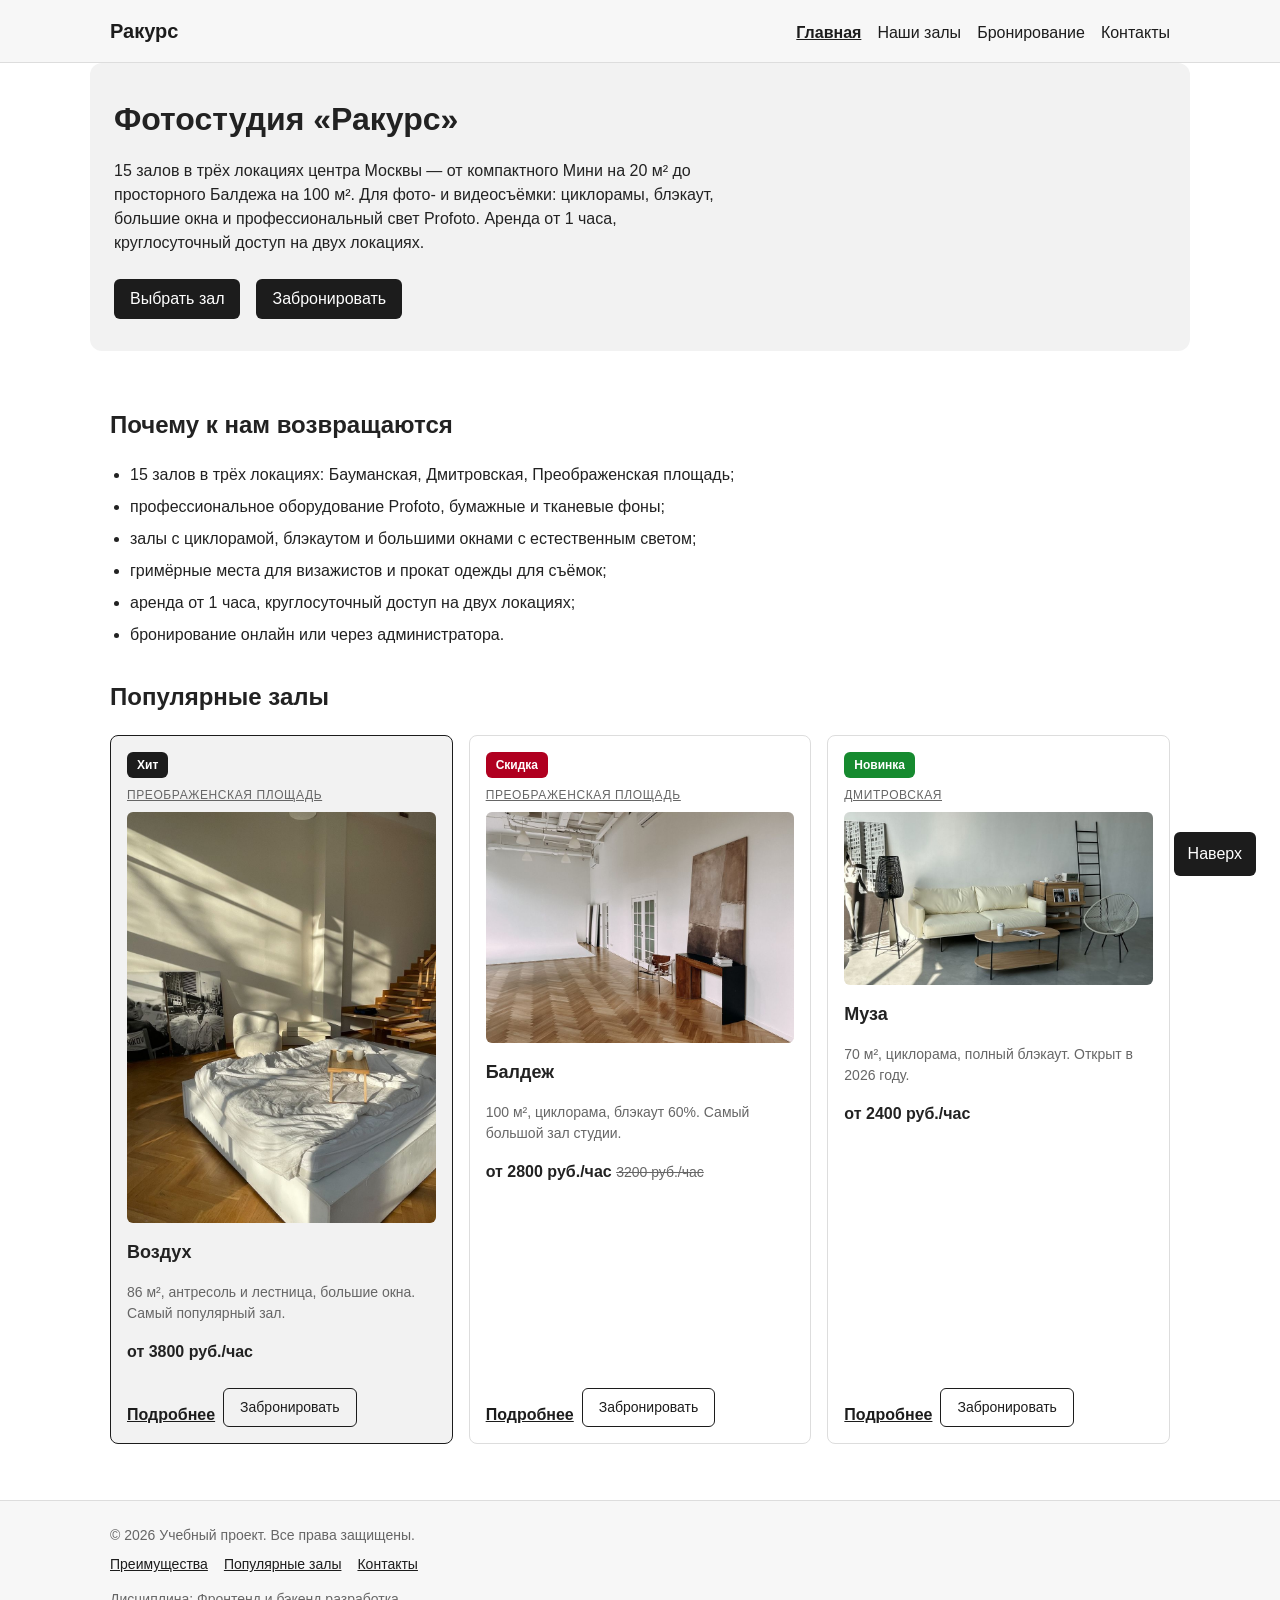
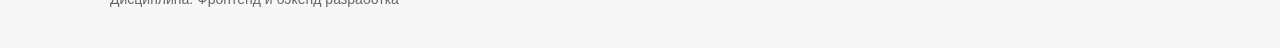
<file: index.html>
<!DOCTYPE html>
<html lang="ru">
<head>
  <meta charset="UTF-8">
  <meta name="viewport" content="width=device-width, initial-scale=1.0">
  <meta name="description" content="Фотостудия «Ракурс» — 15 залов в трёх локациях Москвы: циклорамы, большие окна, свет Profoto. Аренда от 1 часа, бронирование онлайн.">
  <title>Ракурс — фотостудия в Москве, 15 залов в трёх локациях</title>
  <link rel="stylesheet" href="css/style.css">
  <script src="js/main.js" defer></script>
</head>
<body>
  <header class="site-header">
    <div class="site-header__inner">
      <a class="site-header__logo" href="index.html">Ракурс</a>

      <nav class="site-nav" aria-label="Основная навигация">
        <ul class="site-nav__list">
          <li><a class="site-nav__link site-nav__link--active" href="index.html">Главная</a></li>
          <li><a class="site-nav__link" href="catalog.html">Наши залы</a></li>
          <li><a class="site-nav__link" href="order.html">Бронирование</a></li>
          <li><a class="site-nav__link" href="contacts.html">Контакты</a></li>
        </ul>
      </nav>
    </div>
  </header>

  <main>
    <section class="hero">
      <h1 class="hero__title">Фотостудия «Ракурс»</h1>
      <p class="hero__text">
        15 залов в трёх локациях центра Москвы — от компактного Мини на 20 м²
        до просторного Балдежа на 100 м². Для фото- и видеосъёмки: циклорамы,
        блэкаут, большие окна и профессиональный свет Profoto. Аренда от 1 часа,
        круглосуточный доступ на двух локациях.
      </p>
      <div class="hero__actions">
        <a class="button" href="catalog.html">Выбрать зал</a>
        <a class="button" href="order.html">Забронировать</a>
      </div>
    </section>

    <div class="page-main">
      <section class="section" id="advantages">
        <h2 class="section__title">Почему к нам возвращаются</h2>

        <ul class="advantages">
          <li>15 залов в трёх локациях: Бауманская, Дмитровская, Преображенская площадь;</li>
          <li>профессиональное оборудование Profoto, бумажные и тканевые фоны;</li>
          <li>залы с циклорамой, блэкаутом и большими окнами с естественным светом;</li>
          <li>гримёрные места для визажистов и прокат одежды для съёмок;</li>
          <li>аренда от 1 часа, круглосуточный доступ на двух локациях;</li>
          <li>бронирование онлайн или через администратора.</li>
        </ul>
      </section>

      <section class="section" id="popular">
        <h2 class="section__title">Популярные залы</h2>

        <div class="product-grid">
          <article class="product-card product-card--hit product-card--featured">
            <span class="product-card__badge product-card__badge--hit">Хит</span>
            <p class="product-card__category"><a href="category.html">Преображенская площадь</a></p>
            <img class="product-card__image" src="images/zal-vozduh.jpg" alt="Зал Воздух: светлый зал с антресолью и лестницей" width="900" height="600" loading="lazy">
            <h3 class="product-card__title">Воздух</h3>
            <p class="product-card__description">86 м², антресоль и лестница, большие окна. Самый популярный зал.</p>
            <p class="product-card__price">от 3800 руб./час</p>
            <div class="product-card__actions">
              <a class="product-card__link" href="product.html">Подробнее</a>
              <a class="button button--secondary product-card__button" href="order.html">Забронировать</a>
            </div>
          </article>

          <article class="product-card product-card--discount">
            <span class="product-card__badge product-card__badge--discount">Скидка</span>
            <p class="product-card__category"><a href="category.html">Преображенская площадь</a></p>
            <img class="product-card__image" src="images/zal-baldezh.jpg" alt="Зал Балдеж: большой зал с циклорамой" width="900" height="600" loading="lazy">
            <h3 class="product-card__title">Балдеж</h3>
            <p class="product-card__description">100 м², циклорама, блэкаут 60%. Самый большой зал студии.</p>
            <p class="product-card__price">от 2800 руб./час <span class="product-card__old-price">3200 руб./час</span></p>
            <div class="product-card__actions">
              <a class="product-card__link" href="product.html">Подробнее</a>
              <a class="button button--secondary product-card__button" href="order.html">Забронировать</a>
            </div>
          </article>

          <article class="product-card product-card--new">
            <span class="product-card__badge product-card__badge--new">Новинка</span>
            <p class="product-card__category"><a href="category.html">Дмитровская</a></p>
            <img class="product-card__image" src="images/zal-muza.jpg" alt="Зал Муза: новый зал с циклорамой" width="900" height="600" loading="lazy">
            <h3 class="product-card__title">Муза</h3>
            <p class="product-card__description">70 м², циклорама, полный блэкаут. Открыт в 2026 году.</p>
            <p class="product-card__price">от 2400 руб./час</p>
            <div class="product-card__actions">
              <a class="product-card__link" href="product.html">Подробнее</a>
              <a class="button button--secondary product-card__button" href="order.html">Забронировать</a>
            </div>
          </article>
        </div>
      </section>

    </div>
  </main>

  <footer class="site-footer" id="contacts">
    <div class="site-footer__inner">
      <p class="site-footer__copyright">&copy; 2026 Учебный проект. Все права защищены.</p>
      <ul class="site-footer__links">
        <li><a href="index.html#advantages">Преимущества</a></li>
        <li><a href="index.html#popular">Популярные залы</a></li>
        <li><a href="contacts.html">Контакты</a></li>
      </ul>
      <p>Дисциплина: Фронтенд и бэкенд разработка</p>
    </div>
  </footer>

  <button class="to-top" type="button" aria-label="Наверх">Наверх</button>
</body>
</html>
</file>
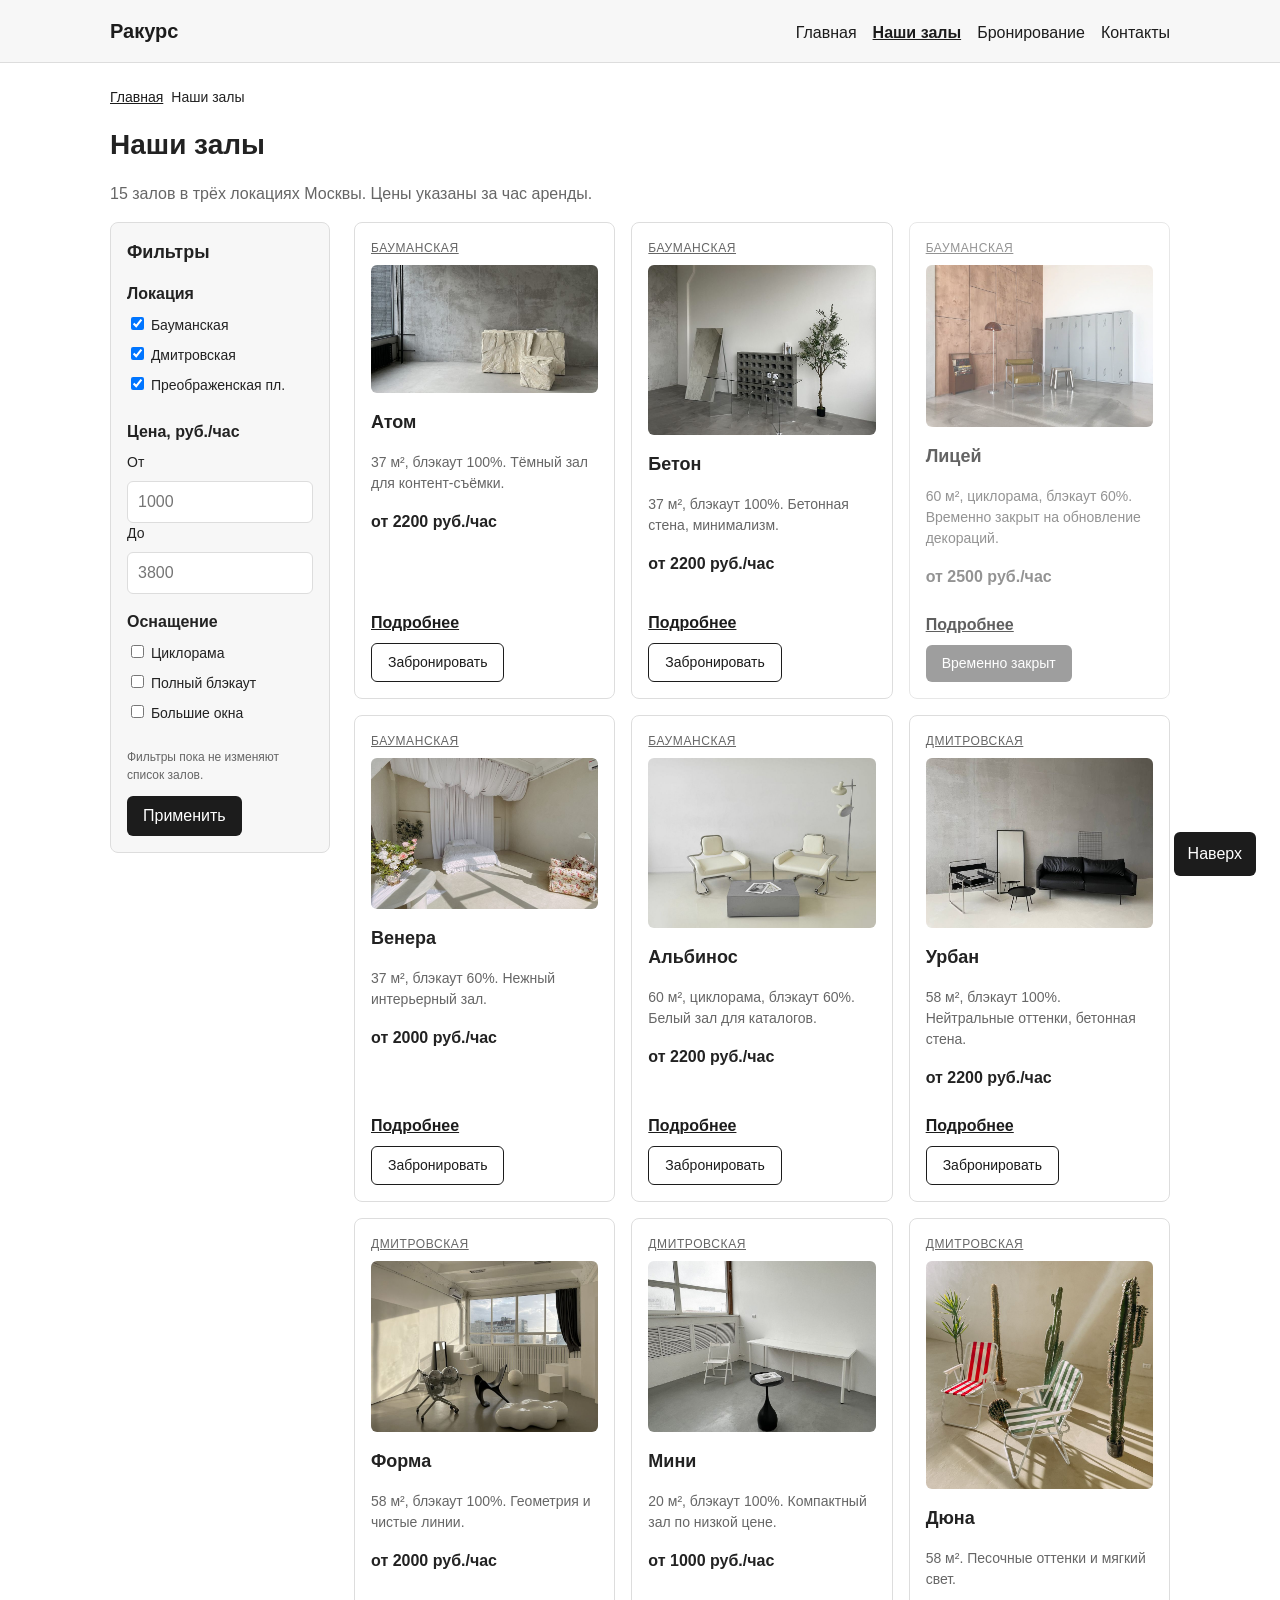
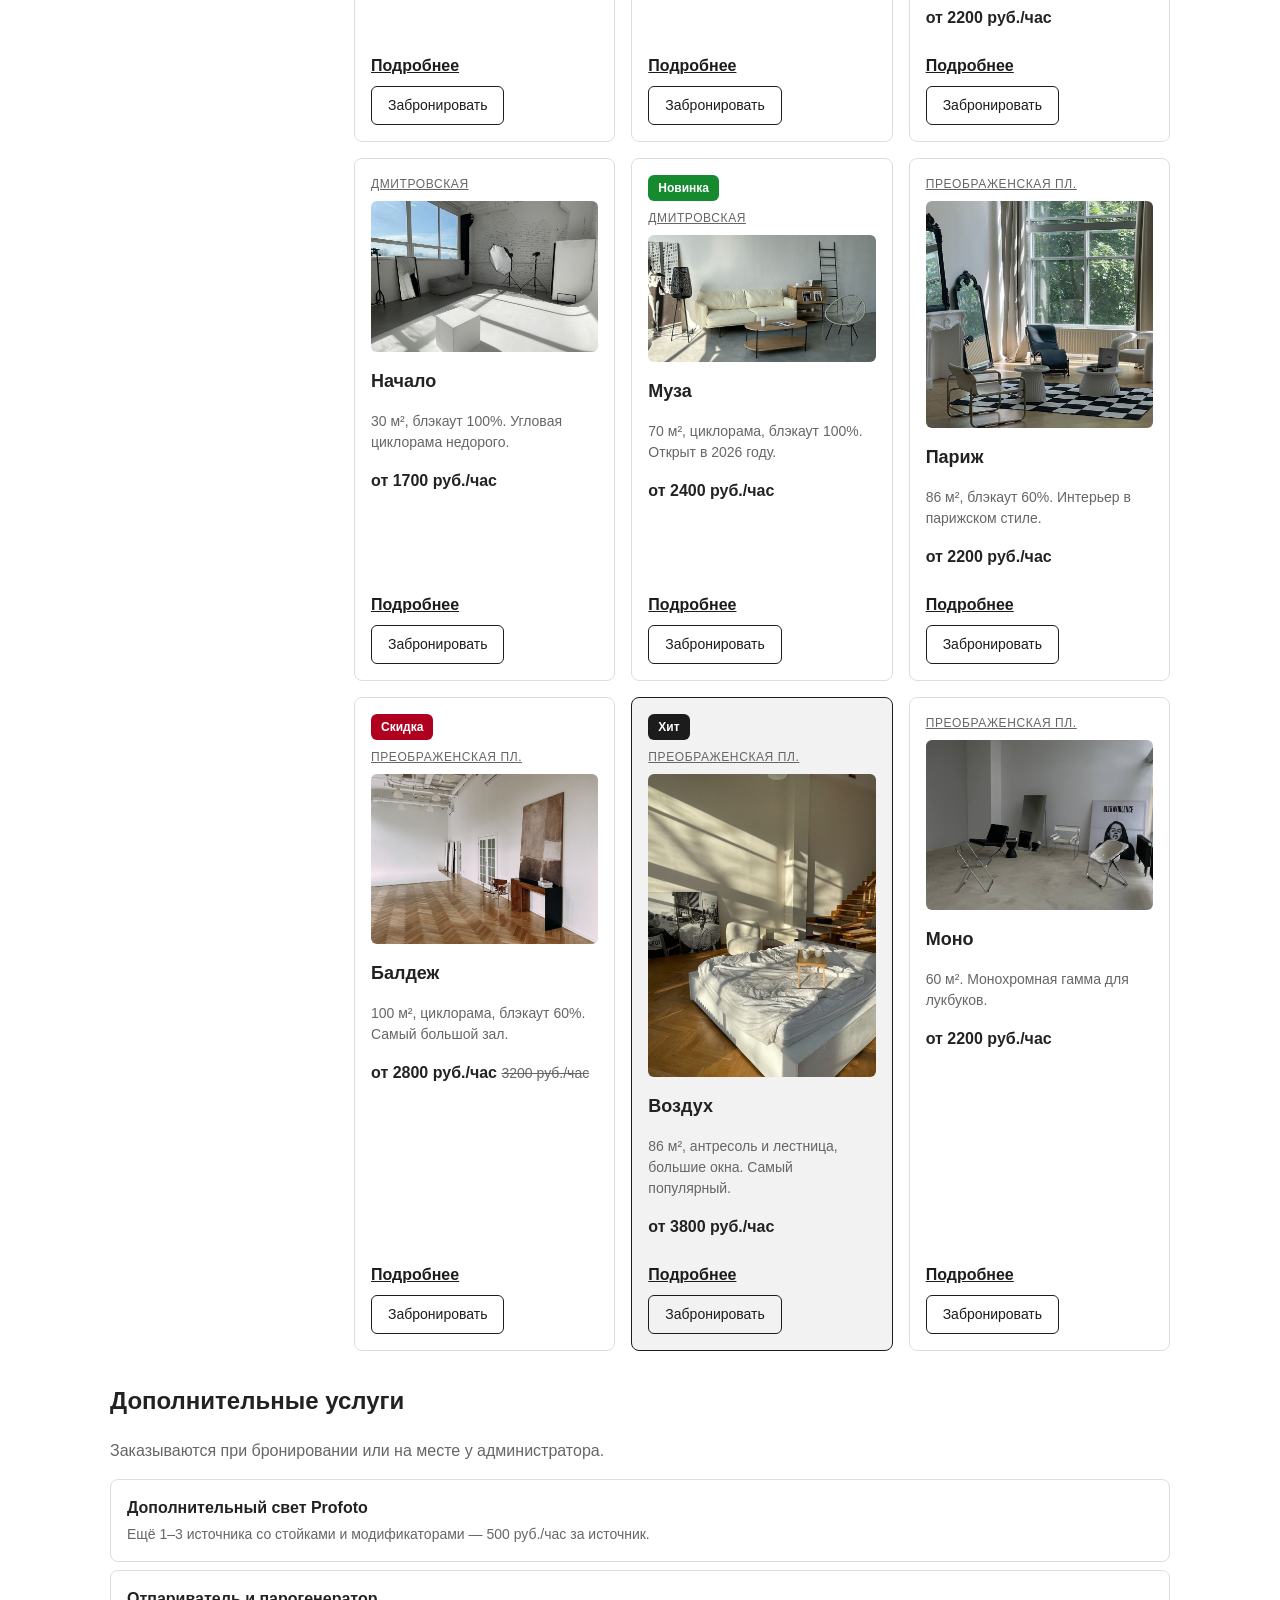
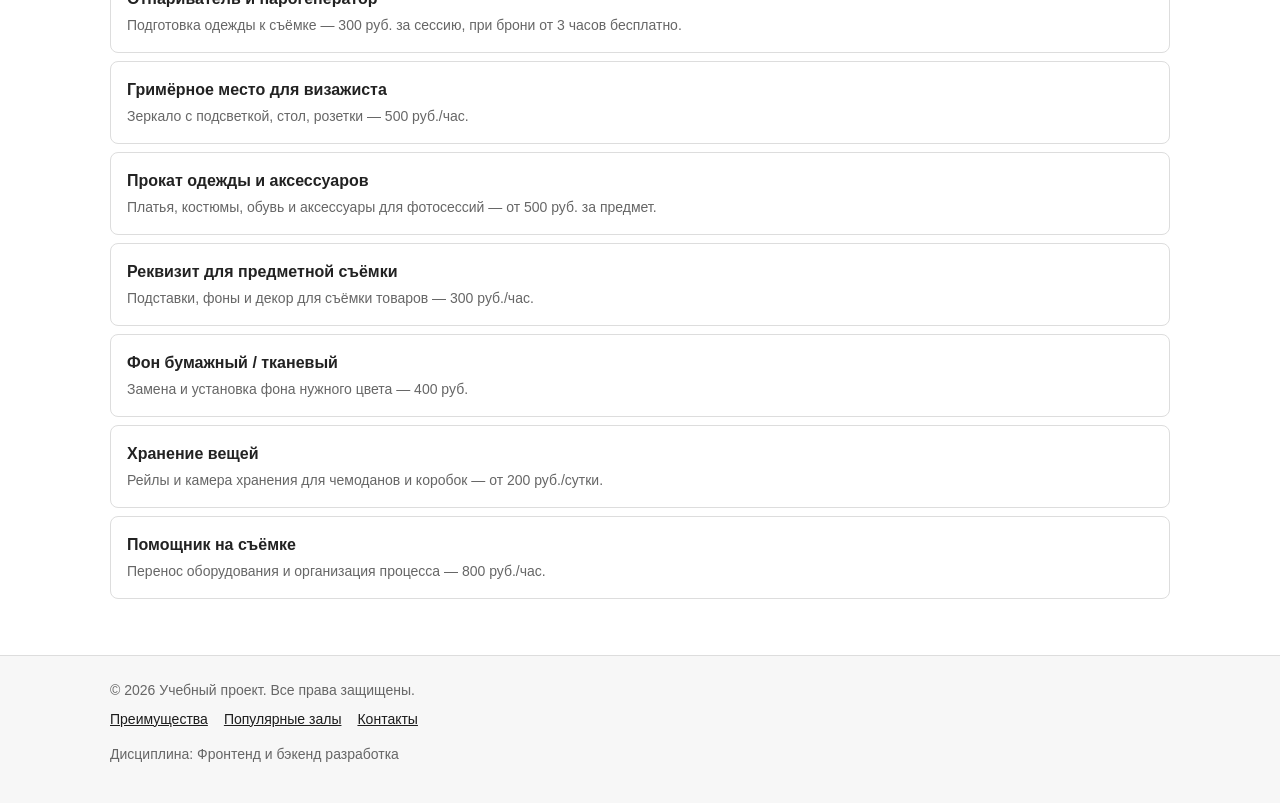
<file: catalog.html>
<!DOCTYPE html>
<html lang="ru">
<head>
  <meta charset="UTF-8">
  <meta name="viewport" content="width=device-width, initial-scale=1.0">
  <meta name="description" content="Все залы фотостудии «Ракурс»: 15 залов на трёх локациях Москвы с фото, площадью и ценой — от 1000 до 3800 руб./час.">
  <title>Наши залы — 15 залов от 1000 руб./час — Ракурс</title>
  <link rel="stylesheet" href="css/style.css">
  <script src="js/main.js" defer></script>
</head>
<body>
  <header class="site-header">
    <div class="site-header__inner">
      <a class="site-header__logo" href="index.html">Ракурс</a>

      <nav class="site-nav" aria-label="Основная навигация">
        <ul class="site-nav__list">
          <li><a class="site-nav__link" href="index.html">Главная</a></li>
          <li><a class="site-nav__link site-nav__link--active" href="catalog.html">Наши залы</a></li>
          <li><a class="site-nav__link" href="order.html">Бронирование</a></li>
          <li><a class="site-nav__link" href="contacts.html">Контакты</a></li>
        </ul>
      </nav>
    </div>
  </header>

  <main>
    <div class="page-main">
      <ul class="breadcrumbs" aria-label="Хлебные крошки">
        <li><a href="index.html">Главная</a></li>
        <li class="breadcrumbs__item--current">Наши залы</li>
      </ul>

      <h1 class="page-title">Наши залы</h1>
      <p class="page-lead">15 залов в трёх локациях Москвы. Цены указаны за час аренды.</p>

      <div class="catalog-layout">
        <aside class="catalog-filters" aria-label="Фильтры залов">
          <h2 class="catalog-filters__title">Фильтры</h2>
          <form class="filters" action="#" method="get">
            <fieldset class="filters__group">
              <legend>Локация</legend>
              <label class="filters__option"><input type="checkbox" name="location" value="baumanskaya" checked> Бауманская</label>
              <label class="filters__option"><input type="checkbox" name="location" value="dmitrovskaya" checked> Дмитровская</label>
              <label class="filters__option"><input type="checkbox" name="location" value="preobrazhenskaya" checked> Преображенская пл.</label>
            </fieldset>
            <fieldset class="filters__group">
              <legend>Цена, руб./час</legend>
              <label class="filters__option" for="price-from">От</label>
              <input class="filters__input" id="price-from" name="price-from" type="number" min="0" step="100" placeholder="1000">
              <label class="filters__option" for="price-to">До</label>
              <input class="filters__input" id="price-to" name="price-to" type="number" min="0" step="100" placeholder="3800">
            </fieldset>
            <fieldset class="filters__group">
              <legend>Оснащение</legend>
              <label class="filters__option"><input type="checkbox" name="features" value="ciclorama"> Циклорама</label>
              <label class="filters__option"><input type="checkbox" name="features" value="blackout-100"> Полный блэкаут</label>
              <label class="filters__option"><input type="checkbox" name="features" value="windows"> Большие окна</label>
            </fieldset>
            <p class="filters__note">Фильтры пока не изменяют список залов.</p>
            <button class="button" type="submit">Применить</button>
          </form>
        </aside>

        <section class="section catalog-products" aria-label="Список залов">
          <h2 class="visually-hidden">Залы</h2>
          <div class="product-grid">

            <article class="product-card">
              <p class="product-card__category"><a href="category.html">Бауманская</a></p>
              <img class="product-card__image" src="images/zal-atom.jpg" alt="Зал Атом: тёмный зал с полным блэкаутом" width="900" height="600" loading="lazy">
              <h3 class="product-card__title">Атом</h3>
              <p class="product-card__description">37 м², блэкаут 100%. Тёмный зал для контент-съёмки.</p>
              <p class="product-card__price">от 2200 руб./час</p>
              <div class="product-card__actions">
                <a class="product-card__link" href="product.html">Подробнее</a>
                <a class="button button--secondary product-card__button" href="order.html">Забронировать</a>
              </div>
            </article>

            <article class="product-card">
              <p class="product-card__category"><a href="category.html">Бауманская</a></p>
              <img class="product-card__image" src="images/zal-beton.jpg" alt="Зал Бетон: зал с бетонной стеной" width="900" height="600" loading="lazy">
              <h3 class="product-card__title">Бетон</h3>
              <p class="product-card__description">37 м², блэкаут 100%. Бетонная стена, минимализм.</p>
              <p class="product-card__price">от 2200 руб./час</p>
              <div class="product-card__actions">
                <a class="product-card__link" href="product.html">Подробнее</a>
                <a class="button button--secondary product-card__button" href="order.html">Забронировать</a>
              </div>
            </article>

            <article class="product-card product-card--out-of-stock">
              <p class="product-card__category"><a href="category.html">Бауманская</a></p>
              <img class="product-card__image" src="images/zal-licey.jpg" alt="Зал Лицей: зал с циклорамой" width="900" height="600" loading="lazy">
              <h3 class="product-card__title">Лицей</h3>
              <p class="product-card__description">60 м², циклорама, блэкаут 60%. Временно закрыт на обновление декораций.</p>
              <p class="product-card__price">от 2500 руб./час</p>
              <div class="product-card__actions">
                <a class="product-card__link" href="product.html">Подробнее</a>
                <span class="button button--disabled product-card__button" aria-disabled="true">Временно закрыт</span>
              </div>
            </article>

            <article class="product-card">
              <p class="product-card__category"><a href="category.html">Бауманская</a></p>
              <img class="product-card__image" src="images/zal-venera.jpg" alt="Зал Венера: светлый интерьерный зал" width="900" height="600" loading="lazy">
              <h3 class="product-card__title">Венера</h3>
              <p class="product-card__description">37 м², блэкаут 60%. Нежный интерьерный зал.</p>
              <p class="product-card__price">от 2000 руб./час</p>
              <div class="product-card__actions">
                <a class="product-card__link" href="product.html">Подробнее</a>
                <a class="button button--secondary product-card__button" href="order.html">Забронировать</a>
              </div>
            </article>

            <article class="product-card">
              <p class="product-card__category"><a href="category.html">Бауманская</a></p>
              <img class="product-card__image" src="images/zal-albinos.jpg" alt="Зал Альбинос: белый зал с циклорамой" width="900" height="600" loading="lazy">
              <h3 class="product-card__title">Альбинос</h3>
              <p class="product-card__description">60 м², циклорама, блэкаут 60%. Белый зал для каталогов.</p>
              <p class="product-card__price">от 2200 руб./час</p>
              <div class="product-card__actions">
                <a class="product-card__link" href="product.html">Подробнее</a>
                <a class="button button--secondary product-card__button" href="order.html">Забронировать</a>
              </div>
            </article>

            <article class="product-card">
              <p class="product-card__category"><a href="category.html">Дмитровская</a></p>
              <img class="product-card__image" src="images/zal-urban.jpg" alt="Зал Урбан: зал с бетонной стеной в нейтральных тонах" width="900" height="600" loading="lazy">
              <h3 class="product-card__title">Урбан</h3>
              <p class="product-card__description">58 м², блэкаут 100%. Нейтральные оттенки, бетонная стена.</p>
              <p class="product-card__price">от 2200 руб./час</p>
              <div class="product-card__actions">
                <a class="product-card__link" href="product.html">Подробнее</a>
                <a class="button button--secondary product-card__button" href="order.html">Забронировать</a>
              </div>
            </article>

            <article class="product-card">
              <p class="product-card__category"><a href="category.html">Дмитровская</a></p>
              <img class="product-card__image" src="images/zal-forma.jpg" alt="Зал Форма: зал с геометричными формами" width="900" height="600" loading="lazy">
              <h3 class="product-card__title">Форма</h3>
              <p class="product-card__description">58 м², блэкаут 100%. Геометрия и чистые линии.</p>
              <p class="product-card__price">от 2000 руб./час</p>
              <div class="product-card__actions">
                <a class="product-card__link" href="product.html">Подробнее</a>
                <a class="button button--secondary product-card__button" href="order.html">Забронировать</a>
              </div>
            </article>

            <article class="product-card">
              <p class="product-card__category"><a href="category.html">Дмитровская</a></p>
              <img class="product-card__image" src="images/zal-mini.jpg" alt="Зал Мини: компактный недорогой зал" width="900" height="600" loading="lazy">
              <h3 class="product-card__title">Мини</h3>
              <p class="product-card__description">20 м², блэкаут 100%. Компактный зал по низкой цене.</p>
              <p class="product-card__price">от 1000 руб./час</p>
              <div class="product-card__actions">
                <a class="product-card__link" href="product.html">Подробнее</a>
                <a class="button button--secondary product-card__button" href="order.html">Забронировать</a>
              </div>
            </article>

            <article class="product-card">
              <p class="product-card__category"><a href="category.html">Дмитровская</a></p>
              <img class="product-card__image" src="images/zal-duna.jpg" alt="Зал Дюна: зал в песочных тонах" width="900" height="600" loading="lazy">
              <h3 class="product-card__title">Дюна</h3>
              <p class="product-card__description">58 м². Песочные оттенки и мягкий свет.</p>
              <p class="product-card__price">от 2200 руб./час</p>
              <div class="product-card__actions">
                <a class="product-card__link" href="product.html">Подробнее</a>
                <a class="button button--secondary product-card__button" href="order.html">Забронировать</a>
              </div>
            </article>

            <article class="product-card">
              <p class="product-card__category"><a href="category.html">Дмитровская</a></p>
              <img class="product-card__image" src="images/zal-nachalo.jpg" alt="Зал Начало: зал с угловой циклорамой" width="900" height="600" loading="lazy">
              <h3 class="product-card__title">Начало</h3>
              <p class="product-card__description">30 м², блэкаут 100%. Угловая циклорама недорого.</p>
              <p class="product-card__price">от 1700 руб./час</p>
              <div class="product-card__actions">
                <a class="product-card__link" href="product.html">Подробнее</a>
                <a class="button button--secondary product-card__button" href="order.html">Забронировать</a>
              </div>
            </article>

            <article class="product-card product-card--new">
              <span class="product-card__badge product-card__badge--new">Новинка</span>
              <p class="product-card__category"><a href="category.html">Дмитровская</a></p>
              <img class="product-card__image" src="images/zal-muza.jpg" alt="Зал Муза: новый зал с циклорамой" width="900" height="600" loading="lazy">
              <h3 class="product-card__title">Муза</h3>
              <p class="product-card__description">70 м², циклорама, блэкаут 100%. Открыт в 2026 году.</p>
              <p class="product-card__price">от 2400 руб./час</p>
              <div class="product-card__actions">
                <a class="product-card__link" href="product.html">Подробнее</a>
                <a class="button button--secondary product-card__button" href="order.html">Забронировать</a>
              </div>
            </article>

            <article class="product-card">
              <p class="product-card__category"><a href="category.html">Преображенская пл.</a></p>
              <img class="product-card__image" src="images/zal-parizh.jpg" alt="Зал Париж: интерьерный зал в парижском стиле" width="900" height="600" loading="lazy">
              <h3 class="product-card__title">Париж</h3>
              <p class="product-card__description">86 м², блэкаут 60%. Интерьер в парижском стиле.</p>
              <p class="product-card__price">от 2200 руб./час</p>
              <div class="product-card__actions">
                <a class="product-card__link" href="product.html">Подробнее</a>
                <a class="button button--secondary product-card__button" href="order.html">Забронировать</a>
              </div>
            </article>

            <article class="product-card product-card--discount">
              <span class="product-card__badge product-card__badge--discount">Скидка</span>
              <p class="product-card__category"><a href="category.html">Преображенская пл.</a></p>
              <img class="product-card__image" src="images/zal-baldezh.jpg" alt="Зал Балдеж: самый большой зал с циклорамой" width="900" height="600" loading="lazy">
              <h3 class="product-card__title">Балдеж</h3>
              <p class="product-card__description">100 м², циклорама, блэкаут 60%. Самый большой зал.</p>
              <p class="product-card__price">от 2800 руб./час <span class="product-card__old-price">3200 руб./час</span></p>
              <div class="product-card__actions">
                <a class="product-card__link" href="product.html">Подробнее</a>
                <a class="button button--secondary product-card__button" href="order.html">Забронировать</a>
              </div>
            </article>

            <article class="product-card product-card--hit product-card--featured">
              <span class="product-card__badge product-card__badge--hit">Хит</span>
              <p class="product-card__category"><a href="category.html">Преображенская пл.</a></p>
              <img class="product-card__image" src="images/zal-vozduh.jpg" alt="Зал Воздух: светлый зал с антресолью" width="900" height="600" loading="lazy">
              <h3 class="product-card__title">Воздух</h3>
              <p class="product-card__description">86 м², антресоль и лестница, большие окна. Самый популярный.</p>
              <p class="product-card__price">от 3800 руб./час</p>
              <div class="product-card__actions">
                <a class="product-card__link" href="product.html">Подробнее</a>
                <a class="button button--secondary product-card__button" href="order.html">Забронировать</a>
              </div>
            </article>

            <article class="product-card">
              <p class="product-card__category"><a href="category.html">Преображенская пл.</a></p>
              <img class="product-card__image" src="images/zal-mono.jpg" alt="Зал Моно: зал в монохромной гамме" width="900" height="600" loading="lazy">
              <h3 class="product-card__title">Моно</h3>
              <p class="product-card__description">60 м². Монохромная гамма для лукбуков.</p>
              <p class="product-card__price">от 2200 руб./час</p>
              <div class="product-card__actions">
                <a class="product-card__link" href="product.html">Подробнее</a>
                <a class="button button--secondary product-card__button" href="order.html">Забронировать</a>
              </div>
            </article>

          </div>
        </section>
      </div>

      <section class="section" id="dop-uslugi">
        <h2 class="section__title">Дополнительные услуги</h2>
        <p class="page-lead">Заказываются при бронировании или на месте у администратора.</p>

        <ul class="category-links">
          <li class="category-links__item">
            <span class="category-links__link">Дополнительный свет Profoto</span>
            <span class="category-links__note">Ещё 1–3 источника со стойками и модификаторами — 500 руб./час за источник.</span>
          </li>
          <li class="category-links__item">
            <span class="category-links__link">Отпариватель и парогенератор</span>
            <span class="category-links__note">Подготовка одежды к съёмке — 300 руб. за сессию, при брони от 3 часов бесплатно.</span>
          </li>
          <li class="category-links__item">
            <span class="category-links__link">Гримёрное место для визажиста</span>
            <span class="category-links__note">Зеркало с подсветкой, стол, розетки — 500 руб./час.</span>
          </li>
          <li class="category-links__item">
            <span class="category-links__link">Прокат одежды и аксессуаров</span>
            <span class="category-links__note">Платья, костюмы, обувь и аксессуары для фотосессий — от 500 руб. за предмет.</span>
          </li>
          <li class="category-links__item">
            <span class="category-links__link">Реквизит для предметной съёмки</span>
            <span class="category-links__note">Подставки, фоны и декор для съёмки товаров — 300 руб./час.</span>
          </li>
          <li class="category-links__item">
            <span class="category-links__link">Фон бумажный / тканевый</span>
            <span class="category-links__note">Замена и установка фона нужного цвета — 400 руб.</span>
          </li>
          <li class="category-links__item">
            <span class="category-links__link">Хранение вещей</span>
            <span class="category-links__note">Рейлы и камера хранения для чемоданов и коробок — от 200 руб./сутки.</span>
          </li>
          <li class="category-links__item">
            <span class="category-links__link">Помощник на съёмке</span>
            <span class="category-links__note">Перенос оборудования и организация процесса — 800 руб./час.</span>
          </li>
        </ul>
      </section>
    </div>
  </main>

  <footer class="site-footer">
    <div class="site-footer__inner">
      <p class="site-footer__copyright">&copy; 2026 Учебный проект. Все права защищены.</p>
      <ul class="site-footer__links">
        <li><a href="index.html#advantages">Преимущества</a></li>
        <li><a href="index.html#popular">Популярные залы</a></li>
        <li><a href="contacts.html">Контакты</a></li>
      </ul>
      <p>Дисциплина: Фронтенд и бэкенд разработка</p>
    </div>
  </footer>

  <button class="to-top" type="button" aria-label="Наверх">Наверх</button>
</body>
</html>
</file>
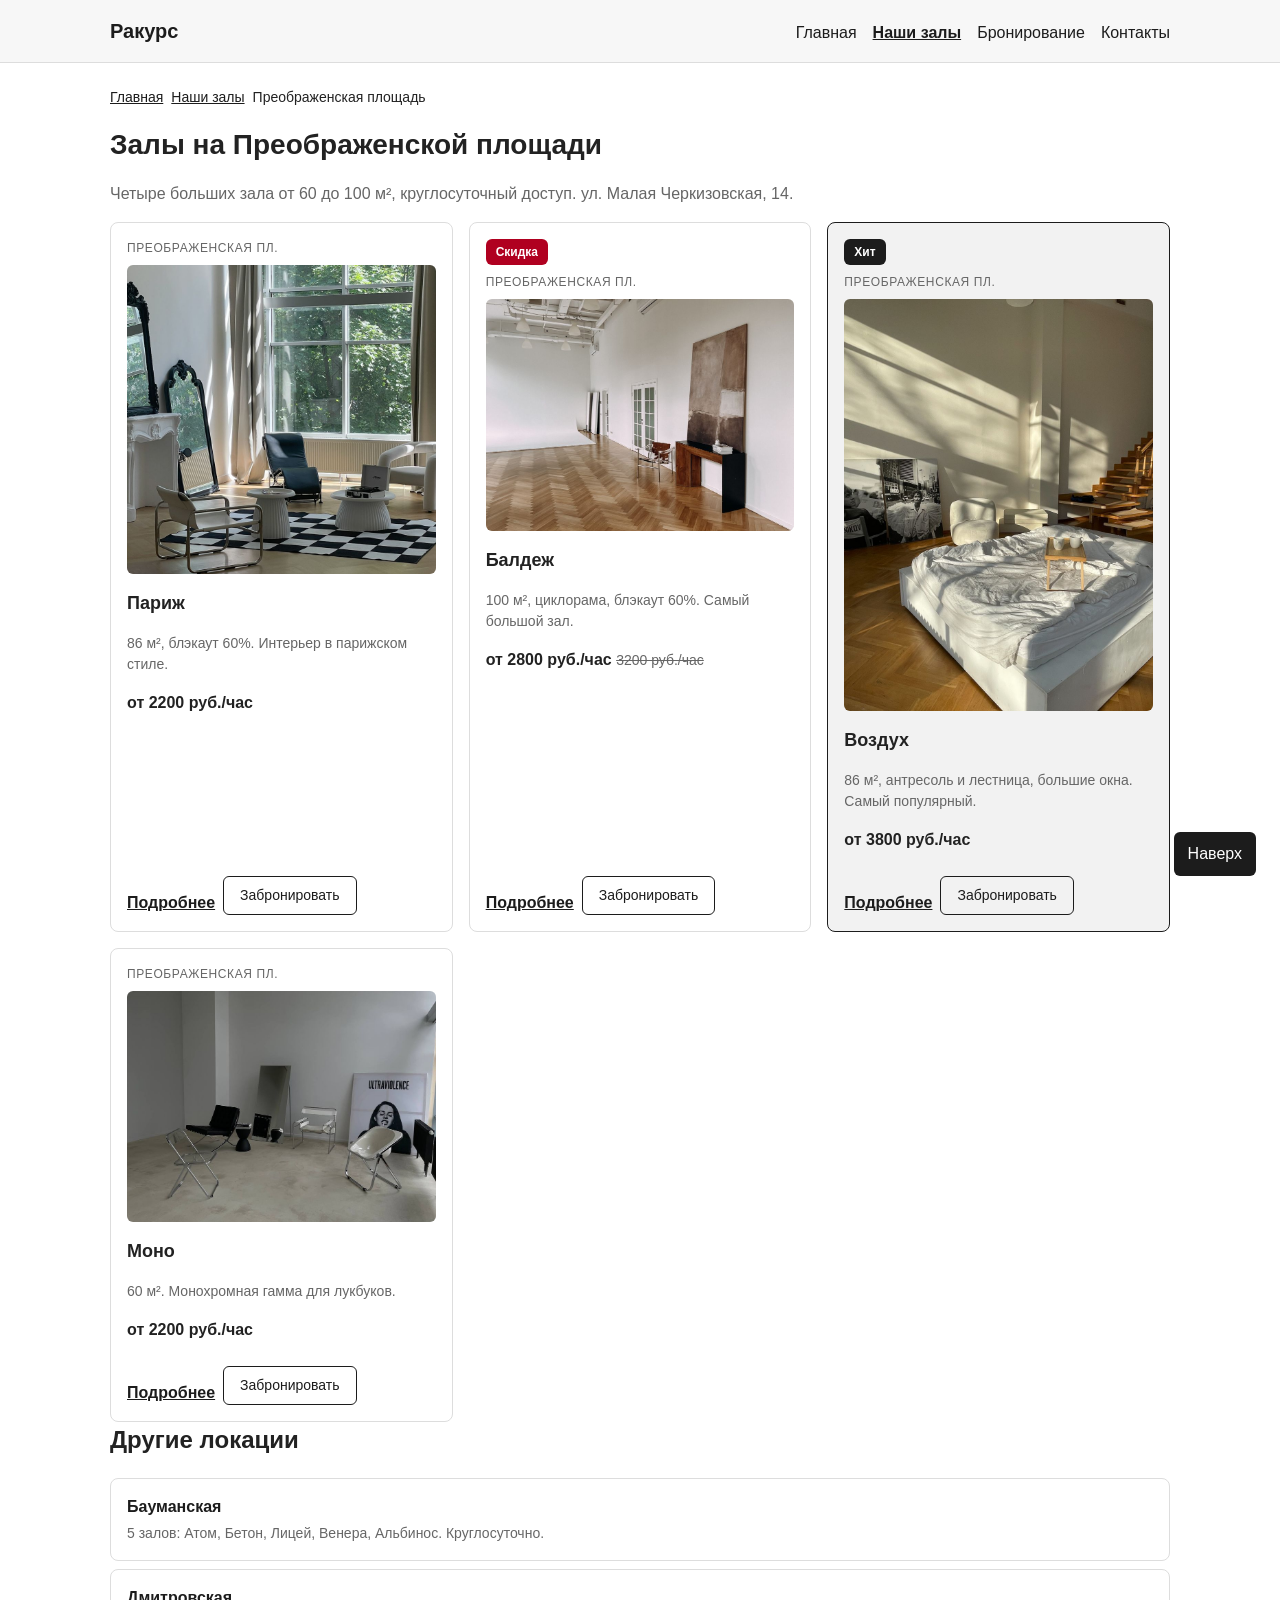
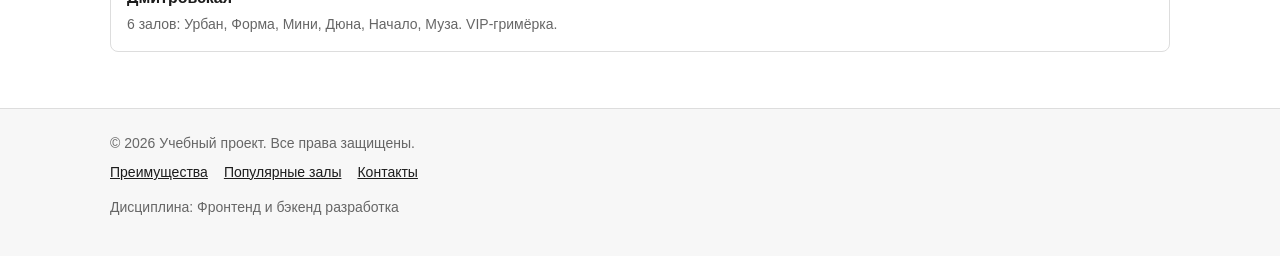
<file: category.html>
<!DOCTYPE html>
<html lang="ru">
<head>
  <meta charset="UTF-8">
  <meta name="viewport" content="width=device-width, initial-scale=1.0">
  <meta name="description" content="Залы фотостудии «Ракурс» на Преображенской площади: Париж, Балдеж, Воздух и Моно — от 2200 руб./час, круглосуточно.">
  <title>Залы на Преображенской площади — Ракурс</title>
  <link rel="stylesheet" href="css/style.css">
  <script src="js/main.js" defer></script>
</head>
<body>
  <header class="site-header">
    <div class="site-header__inner">
      <a class="site-header__logo" href="index.html">Ракурс</a>

      <nav class="site-nav" aria-label="Основная навигация">
        <ul class="site-nav__list">
          <li><a class="site-nav__link" href="index.html">Главная</a></li>
          <li><a class="site-nav__link site-nav__link--active" href="catalog.html">Наши залы</a></li>
          <li><a class="site-nav__link" href="order.html">Бронирование</a></li>
          <li><a class="site-nav__link" href="contacts.html">Контакты</a></li>
        </ul>
      </nav>
    </div>
  </header>

  <main>
    <div class="page-main">
      <ul class="breadcrumbs" aria-label="Хлебные крошки">
        <li><a href="index.html">Главная</a></li>
        <li><a href="catalog.html">Наши залы</a></li>
        <li class="breadcrumbs__item--current">Преображенская площадь</li>
      </ul>

      <h1 class="page-title">Залы на Преображенской площади</h1>
      <p class="page-lead">
        Четыре больших зала от 60 до 100 м², круглосуточный доступ.
        ул. Малая Черкизовская, 14.
      </p>

      <div class="product-grid">

        <article class="product-card">
          <p class="product-card__category">Преображенская пл.</p>
          <img class="product-card__image" src="images/zal-parizh.jpg" alt="Зал Париж: интерьерный зал в парижском стиле" width="900" height="600" loading="lazy">
          <h3 class="product-card__title">Париж</h3>
          <p class="product-card__description">86 м², блэкаут 60%. Интерьер в парижском стиле.</p>
          <p class="product-card__price">от 2200 руб./час</p>
          <div class="product-card__actions">
            <a class="product-card__link" href="product.html">Подробнее</a>
            <a class="button button--secondary product-card__button" href="order.html">Забронировать</a>
          </div>
        </article>

        <article class="product-card product-card--discount">
          <span class="product-card__badge product-card__badge--discount">Скидка</span>
          <p class="product-card__category">Преображенская пл.</p>
          <img class="product-card__image" src="images/zal-baldezh.jpg" alt="Зал Балдеж: самый большой зал с циклорамой" width="900" height="600" loading="lazy">
          <h3 class="product-card__title">Балдеж</h3>
          <p class="product-card__description">100 м², циклорама, блэкаут 60%. Самый большой зал.</p>
          <p class="product-card__price">от 2800 руб./час <span class="product-card__old-price">3200 руб./час</span></p>
          <div class="product-card__actions">
            <a class="product-card__link" href="product.html">Подробнее</a>
            <a class="button button--secondary product-card__button" href="order.html">Забронировать</a>
          </div>
        </article>

        <article class="product-card product-card--hit product-card--featured">
          <span class="product-card__badge product-card__badge--hit">Хит</span>
          <p class="product-card__category">Преображенская пл.</p>
          <img class="product-card__image" src="images/zal-vozduh.jpg" alt="Зал Воздух: светлый зал с антресолью" width="900" height="600" loading="lazy">
          <h3 class="product-card__title">Воздух</h3>
          <p class="product-card__description">86 м², антресоль и лестница, большие окна. Самый популярный.</p>
          <p class="product-card__price">от 3800 руб./час</p>
          <div class="product-card__actions">
            <a class="product-card__link" href="product.html">Подробнее</a>
            <a class="button button--secondary product-card__button" href="order.html">Забронировать</a>
          </div>
        </article>

        <article class="product-card">
          <p class="product-card__category">Преображенская пл.</p>
          <img class="product-card__image" src="images/zal-mono.jpg" alt="Зал Моно: зал в монохромной гамме" width="900" height="600" loading="lazy">
          <h3 class="product-card__title">Моно</h3>
          <p class="product-card__description">60 м². Монохромная гамма для лукбуков.</p>
          <p class="product-card__price">от 2200 руб./час</p>
          <div class="product-card__actions">
            <a class="product-card__link" href="product.html">Подробнее</a>
            <a class="button button--secondary product-card__button" href="order.html">Забронировать</a>
          </div>
        </article>

      </div>

      <section class="section">
        <h2 class="section__title">Другие локации</h2>
        <ul class="category-links">
          <li class="category-links__item">
            <a class="category-links__link" href="catalog.html">Бауманская</a>
            <span class="category-links__note">5 залов: Атом, Бетон, Лицей, Венера, Альбинос. Круглосуточно.</span>
          </li>
          <li class="category-links__item">
            <a class="category-links__link" href="catalog.html">Дмитровская</a>
            <span class="category-links__note">6 залов: Урбан, Форма, Мини, Дюна, Начало, Муза. VIP-гримёрка.</span>
          </li>
        </ul>
      </section>

    </div>
  </main>

  <footer class="site-footer">
    <div class="site-footer__inner">
      <p class="site-footer__copyright">&copy; 2026 Учебный проект. Все права защищены.</p>
      <ul class="site-footer__links">
        <li><a href="index.html#advantages">Преимущества</a></li>
        <li><a href="index.html#popular">Популярные залы</a></li>
        <li><a href="contacts.html">Контакты</a></li>
      </ul>
      <p>Дисциплина: Фронтенд и бэкенд разработка</p>
    </div>
  </footer>

  <button class="to-top" type="button" aria-label="Наверх">Наверх</button>
</body>
</html>
</file>
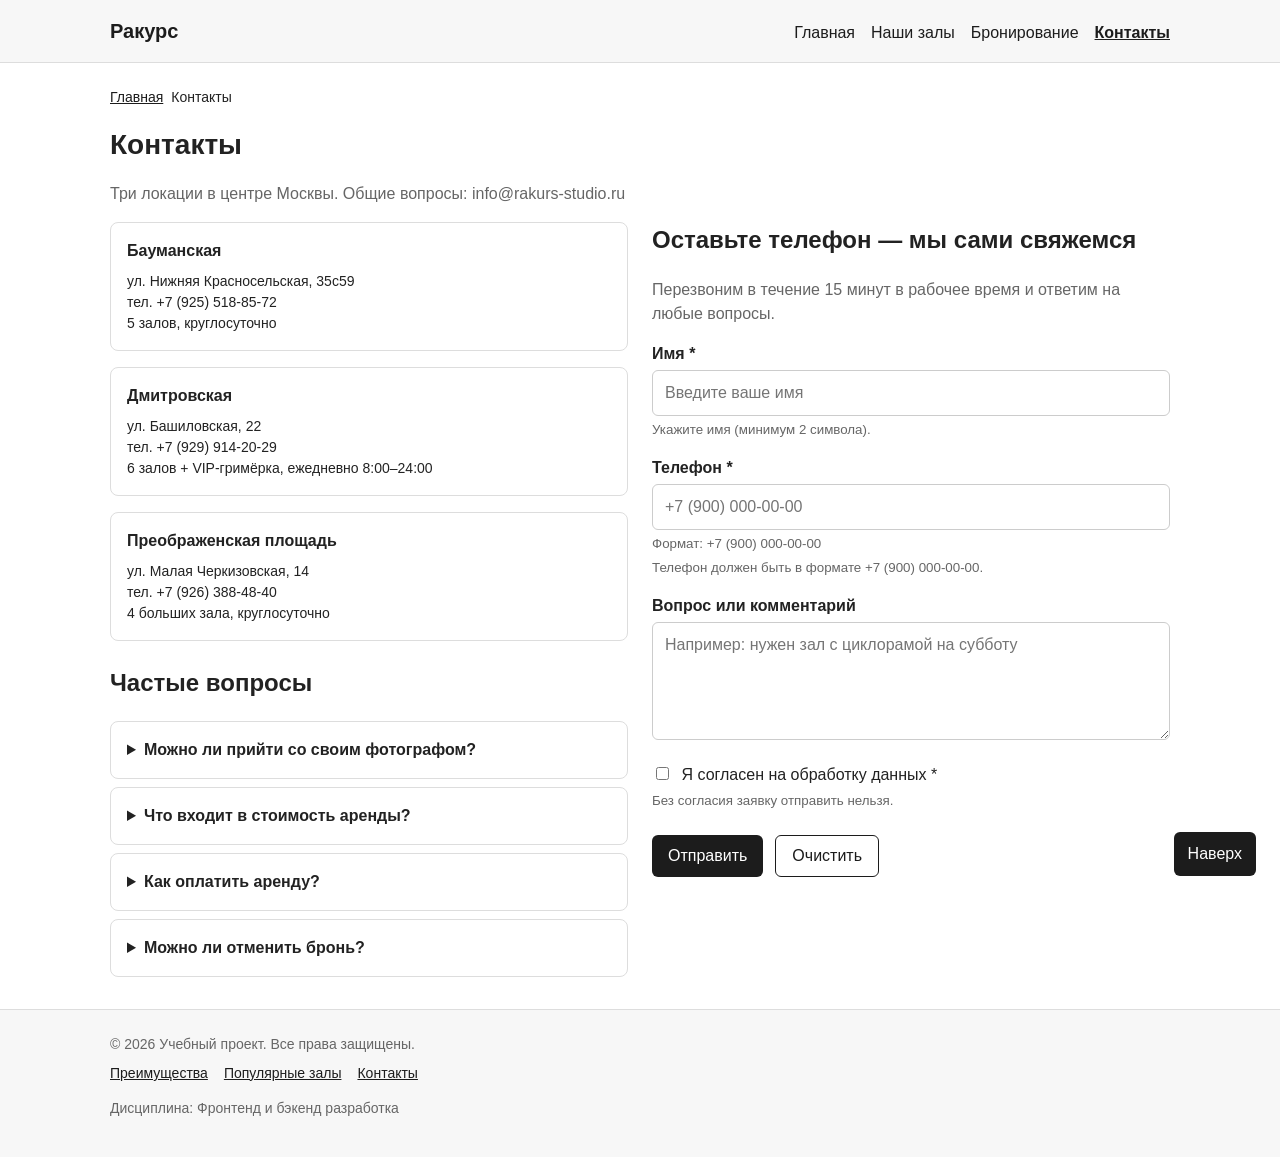
<file: contacts.html>
<!DOCTYPE html>
<html lang="ru">
<head>
  <meta charset="UTF-8">
  <meta name="viewport" content="width=device-width, initial-scale=1.0">
  <meta name="description" content="Контакты фотостудии «Ракурс»: три локации в Москве, телефоны администраторов, ответы на частые вопросы и форма обратной связи.">
  <title>Контакты и частые вопросы — Ракурс</title>
  <link rel="stylesheet" href="css/style.css">
  <script src="js/main.js" defer></script>
</head>
<body>
  <header class="site-header">
    <div class="site-header__inner">
      <a class="site-header__logo" href="index.html">Ракурс</a>

      <nav class="site-nav" aria-label="Основная навигация">
        <ul class="site-nav__list">
          <li><a class="site-nav__link" href="index.html">Главная</a></li>
          <li><a class="site-nav__link" href="catalog.html">Наши залы</a></li>
          <li><a class="site-nav__link" href="order.html">Бронирование</a></li>
          <li><a class="site-nav__link site-nav__link--active" href="contacts.html">Контакты</a></li>
        </ul>
      </nav>
    </div>
  </header>

  <main>
    <div class="page-main">
      <ul class="breadcrumbs" aria-label="Хлебные крошки">
        <li><a href="index.html">Главная</a></li>
        <li class="breadcrumbs__item--current">Контакты</li>
      </ul>

      <h1 class="page-title">Контакты</h1>
      <p class="page-lead">Три локации в центре Москвы. Общие вопросы: info@rakurs-studio.ru</p>

      <div class="contacts-layout">
        <section class="contacts" aria-label="Наши локации">
          <h2 class="visually-hidden">Локации студии</h2>
          <ul class="contacts__list">
            <li class="contacts__item">
              <h3 class="contacts__item-title">Бауманская</h3>
              <p class="contacts__item-text">
                ул. Нижняя Красносельская, 35с59<br>
                тел. +7 (925) 518-85-72<br>
                5 залов, круглосуточно
              </p>
            </li>
            <li class="contacts__item">
              <h3 class="contacts__item-title">Дмитровская</h3>
              <p class="contacts__item-text">
                ул. Башиловская, 22<br>
                тел. +7 (929) 914-20-29<br>
                6 залов + VIP-гримёрка, ежедневно 8:00–24:00
              </p>
            </li>
            <li class="contacts__item">
              <h3 class="contacts__item-title">Преображенская площадь</h3>
              <p class="contacts__item-text">
                ул. Малая Черкизовская, 14<br>
                тел. +7 (926) 388-48-40<br>
                4 больших зала, круглосуточно
              </p>
            </li>
          </ul>

          <h2 class="section__title">Частые вопросы</h2>
          <div class="faq">
            <details class="faq__item">
              <summary>Можно ли прийти со своим фотографом?</summary>
              <p>Да, приводить свою команду можно без ограничений — количество участников съёмки не влияет на цену.</p>
            </details>
            <details class="faq__item">
              <summary>Что входит в стоимость аренды?</summary>
              <p>Сам зал, свет Profoto, фоны, стойки и отражатели. Гримёрное место и рейл для одежды — бесплатно при брони от двух часов.</p>
            </details>
            <details class="faq__item">
              <summary>Как оплатить аренду?</summary>
              <p>Картой онлайн при бронировании или на месте через терминал. Для юрлиц выставляем счёт.</p>
            </details>
            <details class="faq__item">
              <summary>Можно ли отменить бронь?</summary>
              <p>Да, бесплатная отмена не позднее чем за 24 часа до начала съёмки.</p>
            </details>
          </div>
        </section>

        <section class="section" aria-label="Форма обратной связи">
          <h2 class="section__title">Оставьте телефон — мы сами свяжемся</h2>
          <p class="page-lead">Перезвоним в течение 15 минут в рабочее время и ответим на любые вопросы.</p>

          <form class="order-form" id="feedback-form" action="#" method="post" novalidate>
            <div class="order-form__field">
              <label class="order-form__label" for="feedback-name">Имя <span aria-hidden="true">*</span></label>
              <input class="order-form__input" id="feedback-name" name="name" type="text"
                     placeholder="Введите ваше имя" minlength="2"
                     aria-required="true" aria-describedby="feedback-name-error" required>
              <small class="order-form__error" id="feedback-name-error" hidden>Укажите имя (минимум 2 символа).</small>
            </div>

            <div class="order-form__field">
              <label class="order-form__label" for="feedback-phone">Телефон <span aria-hidden="true">*</span></label>
              <input class="order-form__input" id="feedback-phone" name="phone" type="tel" inputmode="tel"
                     placeholder="+7 (900) 000-00-00" pattern="^\+7 \(\d{3}\) \d{3}-\d{2}-\d{2}$"
                     autocomplete="tel" aria-required="true"
                     aria-describedby="feedback-phone-hint feedback-phone-error" required>
              <small id="feedback-phone-hint">Формат: +7 (900) 000-00-00</small>
              <small class="order-form__error" id="feedback-phone-error" hidden>Телефон должен быть в формате +7 (900) 000-00-00.</small>
            </div>

            <div class="order-form__field">
              <label class="order-form__label" for="feedback-message">Вопрос или комментарий</label>
              <textarea class="order-form__input" id="feedback-message" name="message" rows="4"
                        placeholder="Например: нужен зал с циклорамой на субботу"></textarea>
            </div>

            <div class="order-form__field order-form__field--checkbox">
              <label class="order-form__label">
                <input id="feedback-agreement" name="agreement" type="checkbox"
                       aria-required="true" aria-describedby="feedback-agreement-error" required>
                Я согласен на обработку данных <span aria-hidden="true">*</span>
              </label>
              <small class="order-form__error" id="feedback-agreement-error" hidden>Без согласия заявку отправить нельзя.</small>
            </div>

            <div class="order-form__actions">
              <button class="button" type="submit">Отправить</button>
              <button class="button button--secondary" type="reset">Очистить</button>
            </div>
          </form>

          <p class="success-message" id="feedback-success" role="status" aria-live="polite" hidden>
            Заявка отправлена! Перезвоним на указанный номер в течение дня.
          </p>
        </section>
      </div>
    </div>
  </main>

  <footer class="site-footer">
    <div class="site-footer__inner">
      <p class="site-footer__copyright">&copy; 2026 Учебный проект. Все права защищены.</p>
      <ul class="site-footer__links">
        <li><a href="index.html#advantages">Преимущества</a></li>
        <li><a href="index.html#popular">Популярные залы</a></li>
        <li><a href="contacts.html">Контакты</a></li>
      </ul>
      <p>Дисциплина: Фронтенд и бэкенд разработка</p>
    </div>
  </footer>

  <button class="to-top" type="button" aria-label="Наверх">Наверх</button>
</body>
</html>
</file>
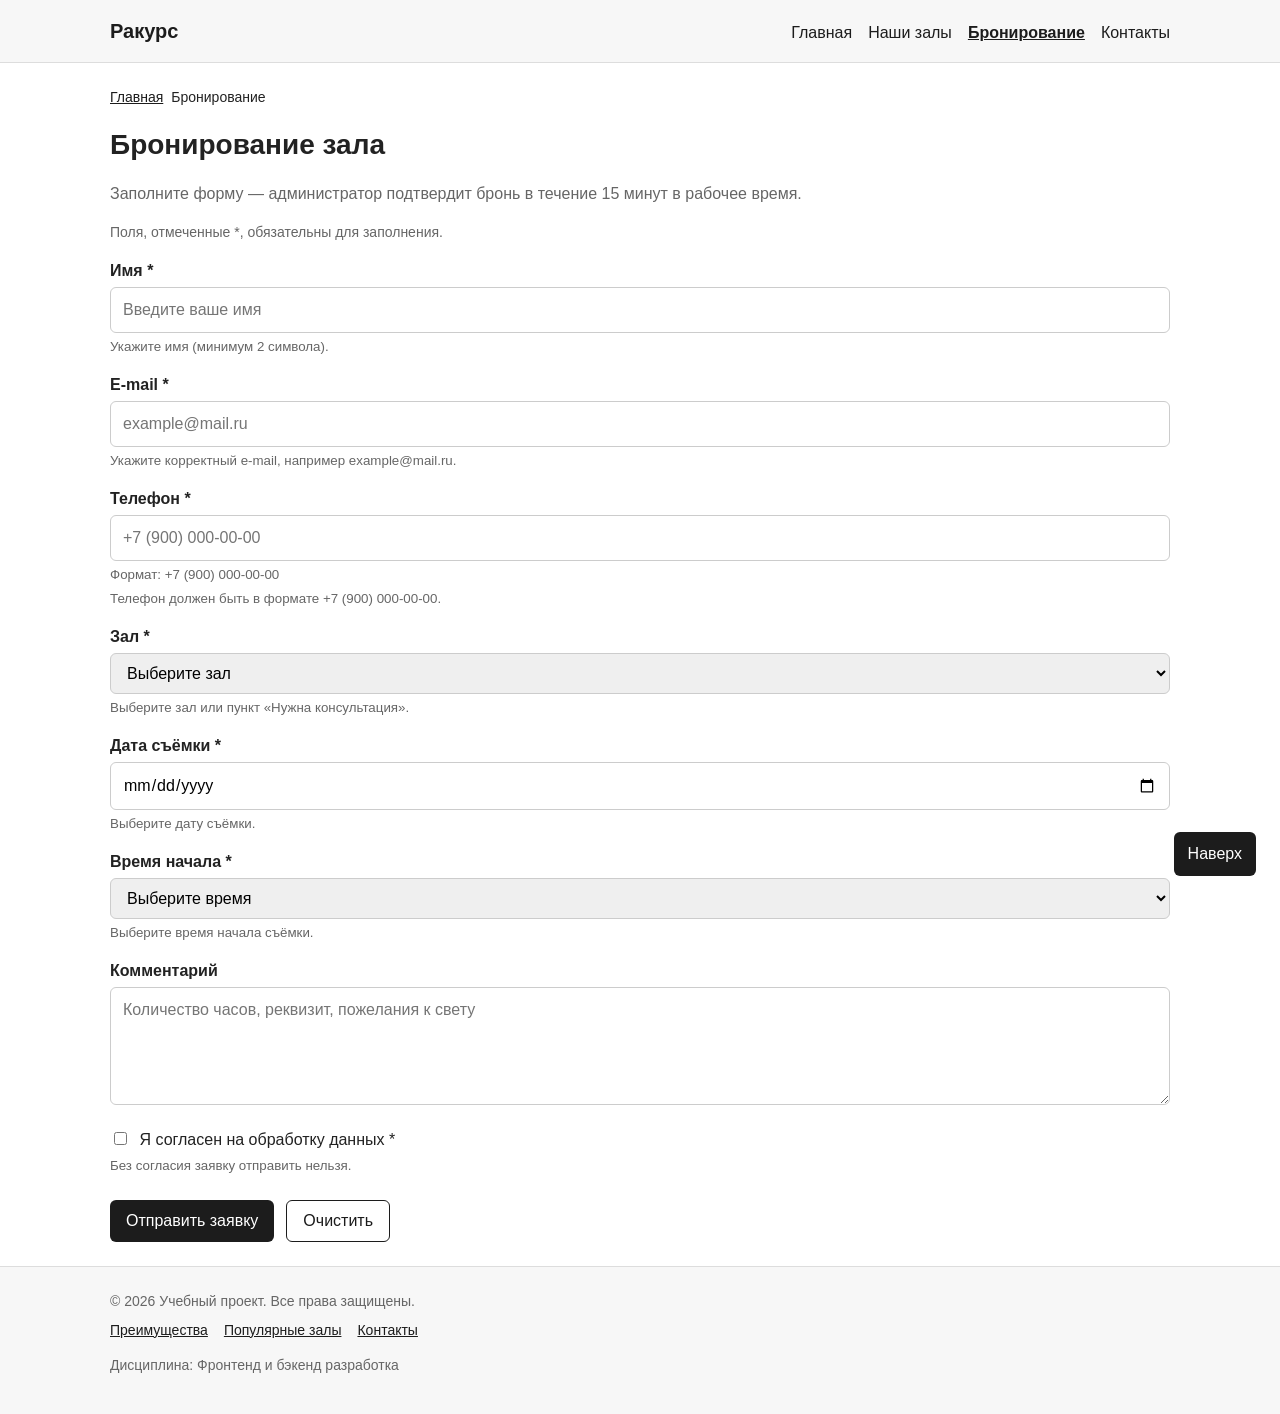
<file: order.html>
<!DOCTYPE html>
<html lang="ru">
<head>
  <meta charset="UTF-8">
  <meta name="viewport" content="width=device-width, initial-scale=1.0">
  <meta name="description" content="Форма бронирования зала: имя, телефон, e-mail, зал, дата и время съёмки, количество часов и согласие на обработку данных.">
  <title>Бронирование зала — Ракурс</title>
  <link rel="stylesheet" href="css/style.css">
  <script src="js/main.js" defer></script>
</head>
<body>
  <header class="site-header">
    <div class="site-header__inner">
      <a class="site-header__logo" href="index.html">Ракурс</a>

      <nav class="site-nav" aria-label="Основная навигация">
        <ul class="site-nav__list">
          <li><a class="site-nav__link" href="index.html">Главная</a></li>
          <li><a class="site-nav__link" href="catalog.html">Наши залы</a></li>
          <li><a class="site-nav__link site-nav__link--active" href="order.html">Бронирование</a></li>
          <li><a class="site-nav__link" href="contacts.html">Контакты</a></li>
        </ul>
      </nav>
    </div>
  </header>

  <main>
    <div class="page-main">
      <ul class="breadcrumbs" aria-label="Хлебные крошки">
        <li><a href="index.html">Главная</a></li>
        <li class="breadcrumbs__item--current">Бронирование</li>
      </ul>

      <h1 class="page-title">Бронирование зала</h1>
      <p class="page-lead">
        Заполните форму — администратор подтвердит бронь в течение 15 минут
        в рабочее время.
      </p>

      <form class="order-form" id="order-form" action="#" method="post" novalidate>
        <p class="order-form__hint">Поля, отмеченные <span aria-hidden="true">*</span>, обязательны для заполнения.</p>

        <div class="order-form__field">
          <label class="order-form__label" for="order-name">Имя <span aria-hidden="true">*</span></label>
          <input class="order-form__input" id="order-name" name="name" type="text"
                 placeholder="Введите ваше имя" minlength="2" autocomplete="given-name"
                 aria-required="true" aria-describedby="order-name-error" required>
          <small class="order-form__error" id="order-name-error" hidden>Укажите имя (минимум 2 символа).</small>
        </div>

        <div class="order-form__field">
          <label class="order-form__label" for="order-email">E-mail <span aria-hidden="true">*</span></label>
          <input class="order-form__input" id="order-email" name="email" type="email"
                 placeholder="example@mail.ru" autocomplete="email"
                 aria-required="true" aria-describedby="order-email-error" required>
          <small class="order-form__error" id="order-email-error" hidden>Укажите корректный e-mail, например example@mail.ru.</small>
        </div>

        <div class="order-form__field">
          <label class="order-form__label" for="order-phone">Телефон <span aria-hidden="true">*</span></label>
          <input class="order-form__input" id="order-phone" name="phone" type="tel" inputmode="tel"
                 placeholder="+7 (900) 000-00-00" pattern="^\+7 \(\d{3}\) \d{3}-\d{2}-\d{2}$"
                 autocomplete="tel" aria-required="true" aria-describedby="order-phone-hint order-phone-error" required>
          <small id="order-phone-hint">Формат: +7 (900) 000-00-00</small>
          <small class="order-form__error" id="order-phone-error" hidden>Телефон должен быть в формате +7 (900) 000-00-00.</small>
        </div>

        <div class="order-form__field">
          <label class="order-form__label" for="order-product">Зал <span aria-hidden="true">*</span></label>
          <select class="order-form__input" id="order-product" name="product"
                  aria-required="true" aria-describedby="order-product-error" required>
            <option value="">Выберите зал</option>
            <option value="consultation">Нужна консультация</option>
            <optgroup label="Бауманская">
              <option value="atom">Атом — от 2200 руб./час</option>
              <option value="beton">Бетон — от 2200 руб./час</option>
              <option value="venera">Венера — от 2000 руб./час</option>
              <option value="albinos">Альбинос — от 2200 руб./час</option>
            </optgroup>
            <optgroup label="Дмитровская">
              <option value="urban">Урбан — от 2200 руб./час</option>
              <option value="forma">Форма — от 2000 руб./час</option>
              <option value="mini">Мини — от 1000 руб./час</option>
              <option value="duna">Дюна — от 2200 руб./час</option>
              <option value="nachalo">Начало — от 1700 руб./час</option>
              <option value="muza">Муза — от 2400 руб./час</option>
            </optgroup>
            <optgroup label="Преображенская площадь">
              <option value="parizh">Париж — от 2200 руб./час</option>
              <option value="baldezh">Балдеж — от 2800 руб./час</option>
              <option value="vozduh">Воздух — от 3800 руб./час</option>
              <option value="mono">Моно — от 2200 руб./час</option>
            </optgroup>
          </select>
          <small class="order-form__error" id="order-product-error" hidden>Выберите зал или пункт «Нужна консультация».</small>
        </div>

        <div class="order-form__field">
          <label class="order-form__label" for="order-date">Дата съёмки <span aria-hidden="true">*</span></label>
          <input class="order-form__input" id="order-date" name="date" type="date"
                 aria-required="true" aria-describedby="order-date-error" required>
          <small class="order-form__error" id="order-date-error" hidden>Выберите дату съёмки.</small>
        </div>

        <div class="order-form__field">
          <label class="order-form__label" for="order-time">Время начала <span aria-hidden="true">*</span></label>
          <select class="order-form__input" id="order-time" name="time"
                  aria-required="true" aria-describedby="order-time-error" required>
            <option value="">Выберите время</option>
            <option value="10:00">10:00</option>
            <option value="12:00">12:00</option>
            <option value="14:00">14:00</option>
            <option value="16:00">16:00</option>
            <option value="18:00">18:00</option>
            <option value="20:00">20:00</option>
          </select>
          <small class="order-form__error" id="order-time-error" hidden>Выберите время начала съёмки.</small>
        </div>

        <div class="order-form__field">
          <label class="order-form__label" for="order-comment">Комментарий</label>
          <textarea class="order-form__input" id="order-comment" name="comment" rows="4"
                    placeholder="Количество часов, реквизит, пожелания к свету"></textarea>
        </div>

        <div class="order-form__field order-form__field--checkbox">
          <label class="order-form__label">
            <input id="order-agreement" name="agreement" type="checkbox"
                   aria-required="true" aria-describedby="order-agreement-error" required>
            Я согласен на обработку данных <span aria-hidden="true">*</span>
          </label>
          <small class="order-form__error" id="order-agreement-error" hidden>Без согласия заявку отправить нельзя.</small>
        </div>

        <div class="order-form__actions">
          <button class="button" type="submit">Отправить заявку</button>
          <button class="button button--secondary" type="reset">Очистить</button>
        </div>
      </form>

      <p class="success-message" id="success-message" role="status" aria-live="polite" hidden>
        Заявка отправлена! Администратор подтвердит бронь по телефону.
      </p>
    </div>
  </main>

  <footer class="site-footer">
    <div class="site-footer__inner">
      <p class="site-footer__copyright">&copy; 2026 Учебный проект. Все права защищены.</p>
      <ul class="site-footer__links">
        <li><a href="index.html#advantages">Преимущества</a></li>
        <li><a href="index.html#popular">Популярные залы</a></li>
        <li><a href="contacts.html">Контакты</a></li>
      </ul>
      <p>Дисциплина: Фронтенд и бэкенд разработка</p>
    </div>
  </footer>

  <button class="to-top" type="button" aria-label="Наверх">Наверх</button>
</body>
</html>
</file>
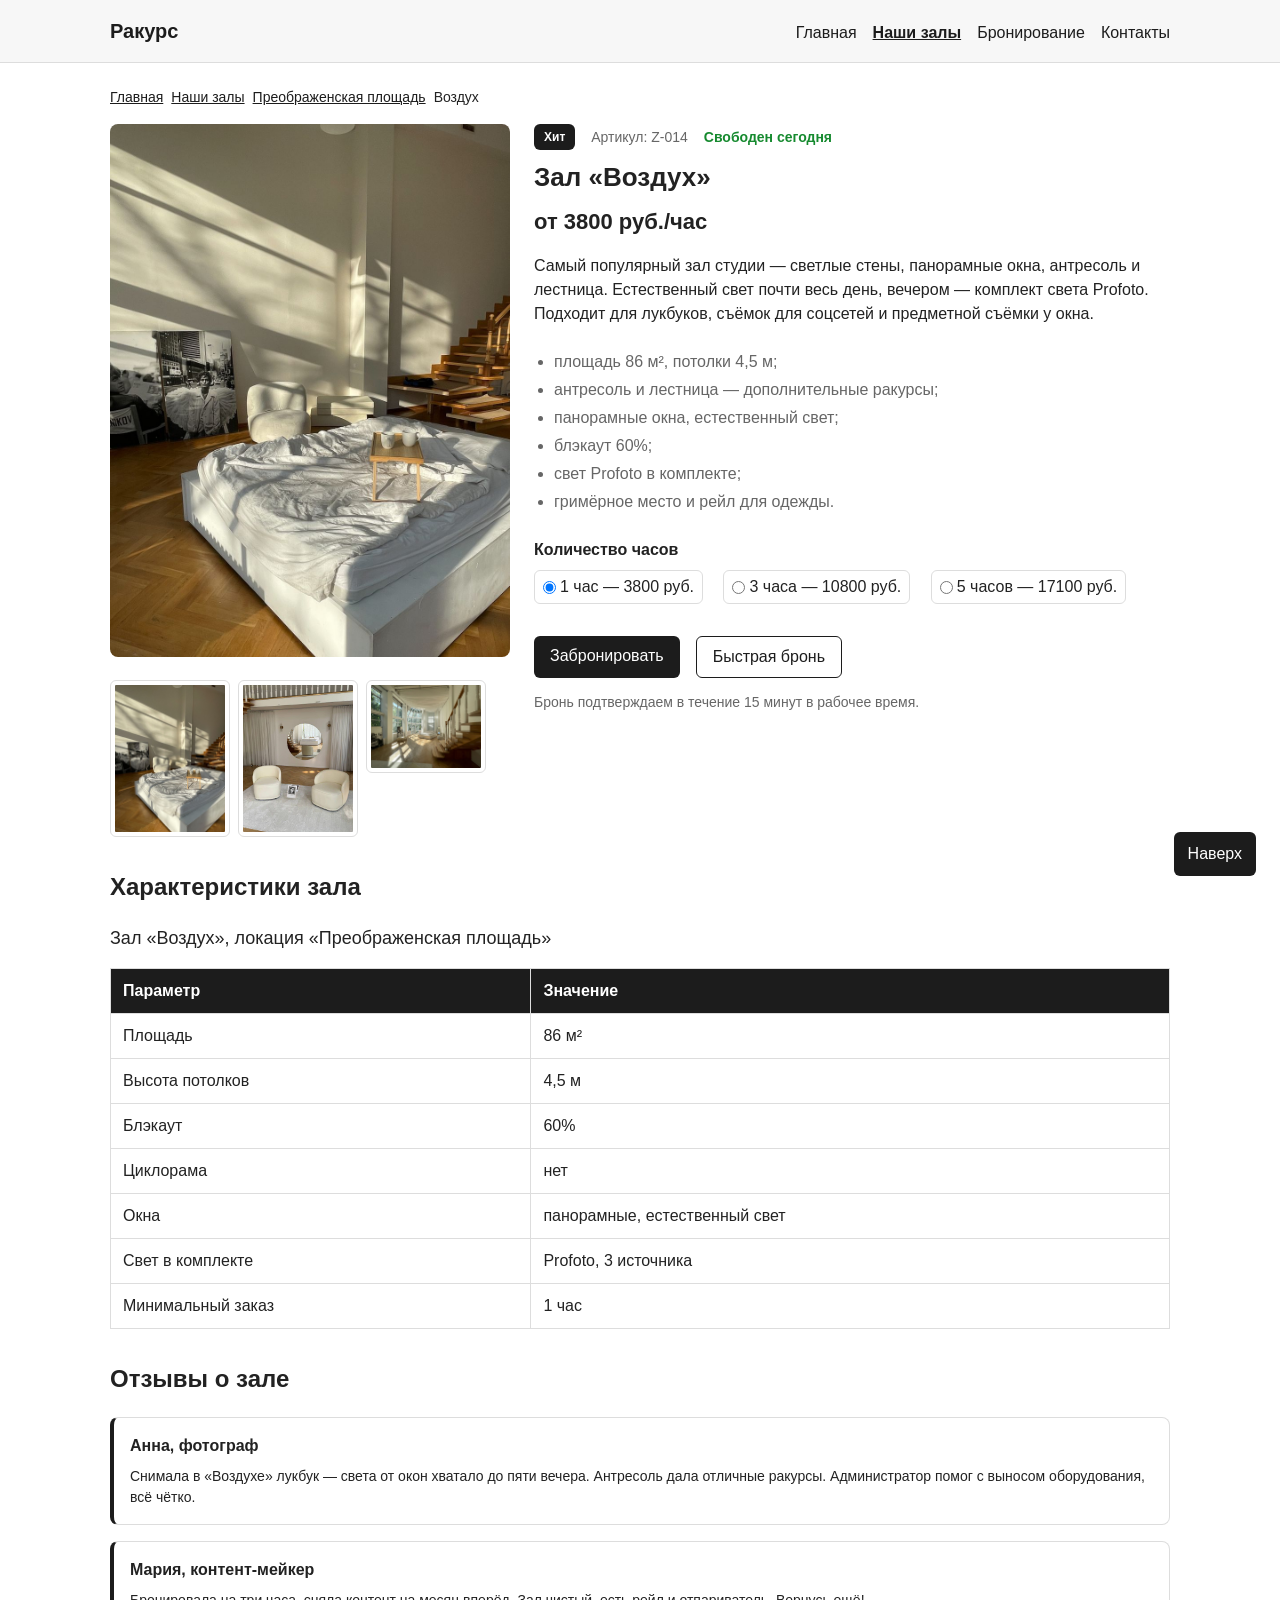
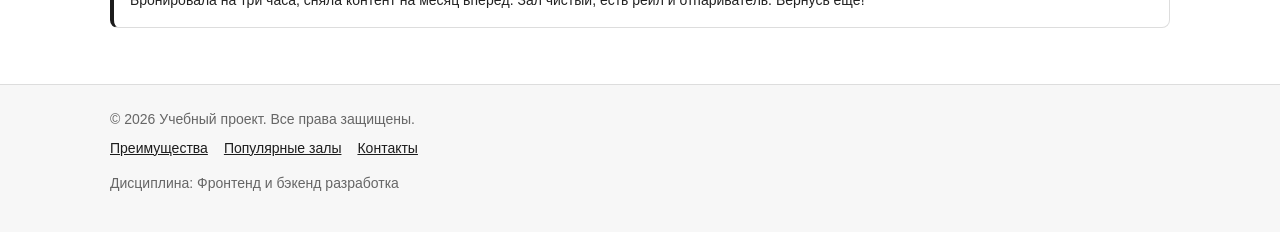
<file: product.html>
<!DOCTYPE html>
<html lang="ru">
<head>
  <meta charset="UTF-8">
  <meta name="viewport" content="width=device-width, initial-scale=1.0">
  <meta name="description" content="Зал «Воздух» — 86 м², антресоль, лестница и большие окна. Самый популярный зал фотостудии «Ракурс», от 3800 руб./час.">
  <title>Зал «Воздух» — 86 м² с антресолью — Ракурс</title>
  <link rel="stylesheet" href="css/style.css">
  <script src="js/main.js" defer></script>
</head>
<body>
  <header class="site-header">
    <div class="site-header__inner">
      <a class="site-header__logo" href="index.html">Ракурс</a>

      <nav class="site-nav" aria-label="Основная навигация">
        <ul class="site-nav__list">
          <li><a class="site-nav__link" href="index.html">Главная</a></li>
          <li><a class="site-nav__link site-nav__link--active" href="catalog.html">Наши залы</a></li>
          <li><a class="site-nav__link" href="order.html">Бронирование</a></li>
          <li><a class="site-nav__link" href="contacts.html">Контакты</a></li>
        </ul>
      </nav>
    </div>
  </header>

  <main>
    <div class="page-main">
      <ul class="breadcrumbs" aria-label="Хлебные крошки">
        <li><a href="index.html">Главная</a></li>
        <li><a href="catalog.html">Наши залы</a></li>
        <li><a href="category.html">Преображенская площадь</a></li>
        <li class="breadcrumbs__item--current">Воздух</li>
      </ul>

      <section class="product">
        <div class="product__gallery">
          <img class="product__image" src="images/zal-vozduh.jpg" alt="Зал Воздух: светлый зал с антресолью и лестницей" width="900" height="600">
          <ul class="product__thumbs" aria-label="Фотографии зала">
            <li><a href="images/zal-vozduh.jpg"><img class="product__thumb" src="images/zal-vozduh.jpg" alt="Зал Воздух, вид от окна" width="120" height="80"></a></li>
            <li><a href="images/zal-vozduh-2.jpg"><img class="product__thumb" src="images/zal-vozduh-2.jpg" alt="Зал Воздух, антресоль" width="120" height="80"></a></li>
            <li><a href="images/zal-vozduh-3.jpg"><img class="product__thumb" src="images/zal-vozduh-3.jpg" alt="Зал Воздух, лестница" width="120" height="80"></a></li>
          </ul>
        </div>

        <div class="product__info">
          <p class="product__meta">
            <span class="product-card__badge product-card__badge--hit">Хит</span>
            <span>Артикул: Z-014</span>
            <span class="product__stock--in">Свободен сегодня</span>
          </p>

          <h1>Зал «Воздух»</h1>
          <p class="product__price">от 3800 руб./час</p>

          <p class="product__description">
            Самый популярный зал студии — светлые стены, панорамные окна,
            антресоль и лестница. Естественный свет почти весь день, вечером —
            комплект света Profoto. Подходит для лукбуков, съёмок для соцсетей
            и предметной съёмки у окна.
          </p>

          <ul class="product__features">
            <li>площадь 86 м², потолки 4,5 м;</li>
            <li>антресоль и лестница — дополнительные ракурсы;</li>
            <li>панорамные окна, естественный свет;</li>
            <li>блэкаут 60%;</li>
            <li>свет Profoto в комплекте;</li>
            <li>гримёрное место и рейл для одежды.</li>
          </ul>

          <form class="product__options">
            <fieldset class="product__option-group">
              <legend>Количество часов</legend>
              <label class="product__option"><input type="radio" name="hours" value="1" checked> 1 час — 3800 руб.</label>
              <label class="product__option"><input type="radio" name="hours" value="3"> 3 часа — 10800 руб.</label>
              <label class="product__option"><input type="radio" name="hours" value="5"> 5 часов — 17100 руб.</label>
            </fieldset>
          </form>

          <div class="product__actions">
            <a class="button" href="order.html">Забронировать</a>
            <button class="button button--secondary product__quick-button" type="button"
                    data-product="Зал «Воздух»">Быстрая бронь</button>
          </div>
          <p class="product__note">Бронь подтверждаем в течение 15 минут в рабочее время.</p>
        </div>
      </section>

      <section class="section">
        <h2 class="section__title">Характеристики зала</h2>

        <table class="specs">
          <caption>Зал «Воздух», локация «Преображенская площадь»</caption>
          <thead>
            <tr>
              <th scope="col">Параметр</th>
              <th scope="col">Значение</th>
            </tr>
          </thead>
          <tbody>
            <tr>
              <th scope="row">Площадь</th>
              <td>86 м²</td>
            </tr>
            <tr>
              <th scope="row">Высота потолков</th>
              <td>4,5 м</td>
            </tr>
            <tr>
              <th scope="row">Блэкаут</th>
              <td>60%</td>
            </tr>
            <tr>
              <th scope="row">Циклорама</th>
              <td>нет</td>
            </tr>
            <tr>
              <th scope="row">Окна</th>
              <td>панорамные, естественный свет</td>
            </tr>
            <tr>
              <th scope="row">Свет в комплекте</th>
              <td>Profoto, 3 источника</td>
            </tr>
            <tr>
              <th scope="row">Минимальный заказ</th>
              <td>1 час</td>
            </tr>
          </tbody>
        </table>
      </section>

      <section class="section">
        <h2 class="section__title">Отзывы о зале</h2>

        <article class="review">
          <h3 class="review__title">Анна, фотограф</h3>
          <p class="review__text">
            Снимала в «Воздухе» лукбук — света от окон хватало до пяти вечера.
            Антресоль дала отличные ракурсы. Администратор помог с выносом
            оборудования, всё чётко.
          </p>
        </article>

        <article class="review">
          <h3 class="review__title">Мария, контент-мейкер</h3>
          <p class="review__text">
            Бронировала на три часа, сняла контент на месяц вперёд. Зал чистый,
            есть рейл и отпариватель. Вернусь ещё!
          </p>
        </article>
      </section>

      <dialog class="order-dialog" id="quick-order-dialog" aria-labelledby="quick-order-title">
        <h2 class="order-dialog__title" id="quick-order-title">Быстрая бронь</h2>
        <p class="order-dialog__product" id="quick-order-product">Вы бронируете: зал</p>
        <form class="order-form" id="quick-order-form" action="#" method="post" novalidate>
          <input type="hidden" id="selected-product" name="product" value="">
          <div class="order-form__field">
            <label class="order-form__label" for="quick-name">Имя <span aria-hidden="true">*</span></label>
            <input class="order-form__input" id="quick-name" name="name" type="text" minlength="2"
                   placeholder="Введите ваше имя" aria-required="true" required>
          </div>
          <div class="order-form__field">
            <label class="order-form__label" for="quick-phone">Телефон <span aria-hidden="true">*</span></label>
            <input class="order-form__input" id="quick-phone" name="phone" type="tel" inputmode="tel"
                   placeholder="+7 (900) 000-00-00" pattern="^\+7 \(\d{3}\) \d{3}-\d{2}-\d{2}$"
                   aria-required="true" required>
            <small>Формат: +7 (900) 000-00-00</small>
          </div>
          <div class="order-form__actions">
            <button class="button" type="submit">Отправить</button>
            <button class="button button--secondary" type="button" id="close-quick-dialog">Закрыть</button>
          </div>
        </form>
      </dialog>

    </div>
  </main>

  <footer class="site-footer">
    <div class="site-footer__inner">
      <p class="site-footer__copyright">&copy; 2026 Учебный проект. Все права защищены.</p>
      <ul class="site-footer__links">
        <li><a href="index.html#advantages">Преимущества</a></li>
        <li><a href="index.html#popular">Популярные залы</a></li>
        <li><a href="contacts.html">Контакты</a></li>
      </ul>
      <p>Дисциплина: Фронтенд и бэкенд разработка</p>
    </div>
  </footer>

  <button class="to-top" type="button" aria-label="Наверх">Наверх</button>
</body>
</html>
</file>
<file: css/style.css>
/*
  Стили учебного проекта kr1-html-css-shop.
  Практическое занятие №4: CSS-архитектура, переменные и состояния.
  Проект: многостраничный сайт фотостудии «Ракурс».
*/

/* Плавная прокрутка к якорям (практическое занятие №5) */
html {
  scroll-behavior: smooth;
}

/* ===============================
   1. Переменные проекта
=============================== */
:root {
  /* Основные цвета проекта */
  --color-bg: #ffffff;
  --color-text: #222222;
  --color-muted: #666666;
  --color-primary: #1c1c1c;
  --color-primary-dark: #000000;
  --color-border: #dddddd;
  --color-surface: #f7f7f7;
  --color-surface-accent: #f2f2f2;
  --color-danger: #b00020;
  --color-success: #168a2f;
  --color-success-bg: #eefaf0;
  --color-white: #ffffff;

  /* Отступы */
  --space-xs: 4px;
  --space-sm: 8px;
  --space-md: 16px;
  --space-lg: 24px;
  --space-xl: 32px;

  /* Скругления */
  --radius-sm: 6px;
  --radius-md: 8px;
  --radius-lg: 12px;

  /* Размеры */
  --container-width: 1100px;
}

/* ===============================
   2. Базовые стили
=============================== */

/* padding и border входят в заданную ширину элемента */
* {
  box-sizing: border-box;
}

/* убираем стандартный отступ браузера вокруг страницы */
body {
  margin: 0;
  font-family: Arial, sans-serif;
  line-height: 1.5;
  color: var(--color-text);
  background-color: var(--color-bg);
}

h1, h2, h3 {
  margin-top: 0;
}

img {
  max-width: 100%;
  height: auto;
}

.visually-hidden {
  position: absolute;
  width: 1px;
  height: 1px;
  margin: -1px;
  overflow: hidden;
  clip: rect(0 0 0 0);
}

/* ===============================
   3. Общие элементы интерфейса
=============================== */

/* Базовое оформление ссылок и их состояний */
a {
  color: var(--color-primary);
}

a:hover {
  color: var(--color-primary-dark);
}

a:focus-visible {
  outline: 2px solid var(--color-primary);
  outline-offset: 3px;
}

/* Кнопки */
.button {
  display: inline-block;
  padding: var(--space-sm) var(--space-md);
  color: var(--color-white);
  background-color: var(--color-primary);
  text-decoration: none;
  border: none;
  border-radius: var(--radius-sm);
  font: inherit;
  cursor: pointer;
  transition: background-color 0.2s ease, color 0.2s ease, transform 0.1s ease;
}

.button:hover {
  background-color: var(--color-primary-dark);
}

/* Нажатая кнопка: лёгкое смещение вниз */
.button:active {
  background-color: var(--color-primary-dark);
  transform: translateY(1px);
}

.button:focus-visible {
  outline: 2px solid var(--color-primary);
  outline-offset: 3px;
}

/* Второстепенный вариант кнопки: прозрачный фон с обводкой */
.button--secondary {
  color: var(--color-primary);
  background-color: transparent;
  border: 1px solid var(--color-primary);
}

.button--secondary:hover {
  color: var(--color-white);
  background-color: var(--color-primary);
}

.button--secondary:active {
  color: var(--color-white);
  background-color: var(--color-primary-dark);
}

.button:disabled,
.button--disabled {
  opacity: 0.6;
  cursor: not-allowed;
}

/* ===============================
   4. Компоненты страницы
=============================== */

/* Шапка с sticky-меню */
.site-header {
  position: sticky;
  top: 0;
  z-index: 10;
  background-color: var(--color-surface);
  border-bottom: 1px solid var(--color-border);
}

.site-header__inner {
  max-width: var(--container-width);
  margin: 0 auto;
  padding: var(--space-md) 20px;
  display: flex;
  align-items: baseline;
  justify-content: space-between;
  flex-wrap: wrap;
  gap: var(--space-md);
}

.site-header__logo {
  font-weight: bold;
  font-size: 20px;
  text-decoration: none;
}

/* Меню: Flexbox */
.site-nav__list {
  display: flex;
  flex-wrap: wrap;
  justify-content: center;
  align-items: center;
  gap: var(--space-md);
  margin: 0;
  padding: 0;
  list-style: none;
}

.site-nav__link {
  color: var(--color-primary);
  text-decoration: none;
}

.site-nav__link:hover {
  text-decoration: underline;
}

.site-nav__link:focus-visible {
  outline: 2px solid var(--color-primary);
  outline-offset: 3px;
}

/* Активный пункт меню */
.site-nav__link--active {
  font-weight: bold;
  text-decoration: underline;
}

/* Основной контент */
.page-main {
  max-width: var(--container-width);
  margin: 0 auto;
  padding: var(--space-lg) 20px;
}

.page-title {
  margin: 0 0 var(--space-md);
  font-size: 28px;
}

.page-lead {
  margin-top: 0;
  color: var(--color-muted);
}

.section {
  margin-bottom: var(--space-xl);
}

.section__title {
  margin-top: 0;
}

/* Хлебные крошки (самостоятельная доработка) */
.breadcrumbs {
  display: flex;
  flex-wrap: wrap;
  gap: var(--space-sm);
  margin: 0 0 var(--space-md);
  padding: 0;
  list-style: none;
  font-size: 14px;
  color: var(--color-muted);
}

.breadcrumbs__item--current {
  color: var(--color-text);
}

/* Hero-блок */
.hero {
  max-width: var(--container-width);
  margin: 0 auto var(--space-xl);
  padding: var(--space-xl) var(--space-lg);
  background-color: var(--color-surface-accent);
  border-radius: var(--radius-lg);
}

.hero__title {
  margin: 0 0 var(--space-md);
  font-size: 32px;
}

.hero__text {
  margin: 0 0 var(--space-lg);
  max-width: 600px;
}

.hero__actions {
  display: flex;
  flex-wrap: wrap;
  gap: var(--space-md);
}

/* Список преимуществ */
.advantages {
  margin: 0;
  padding-left: 20px;
}

.advantages li {
  margin-bottom: var(--space-sm);
}

/* Сетка карточек: CSS Grid */
.product-card__link,
.product-card .button {
  margin-top: auto;
  align-self: flex-start;
}

.product-grid {
  display: grid;
  grid-template-columns: repeat(3, 1fr);
  gap: var(--space-md);
}

/* Карточка товара: relative для бейджа */
.product-card {
  position: relative;
  display: flex;
  flex-direction: column;
  gap: var(--space-sm);
  padding: var(--space-md);
  border: 1px solid var(--color-border);
  border-radius: var(--radius-md);
  background-color: var(--color-bg);
  transition: border-color 0.2s ease, box-shadow 0.2s ease, transform 0.2s ease;
}

/* Наведение: подсветка рамки, тень и лёгкий подъём карточки */
.product-card:hover {
  border-color: var(--color-primary);
  box-shadow: 0 6px 14px rgba(0, 0, 0, 0.08);
  transform: translateY(-2px);
}

/* Фокус с клавиатуры на любом элементе карточки: та же подсветка без сдвига */
.product-card:focus-within {
  border-color: var(--color-primary);
  box-shadow: 0 6px 14px rgba(0, 0, 0, 0.08);
}

/* Варианты карточки через БЭМ-модификаторы */
/* Хит продаж: синяя рамка */
.product-card--hit {
  border-color: var(--color-primary);
}

/* Выделенная карточка: акцентная заливка фона */
.product-card--featured {
  border-color: var(--color-primary);
  background-color: var(--color-surface-accent);
}

/* Нет в наличии: приглушённая карточка */
.product-card--out-of-stock {
  opacity: 0.7;
}

.product-card--out-of-stock .product-card__price {
  color: var(--color-muted);
}

/* Бейдж: строкой над названием, чтобы не перекрывать заголовок */
.product-card__badge {
  align-self: flex-start;
  padding: var(--space-xs) 10px;
  font-size: 12px;
  font-weight: bold;
  color: var(--color-white);
  background-color: var(--color-primary);
  border-radius: var(--radius-sm);
}

.product-card--discount .product-card__badge {
  background-color: var(--color-danger);
}

.product-card--new .product-card__badge {
  background-color: var(--color-success);
}

/* Прямые модификаторы бейджа: работают и вне карточки товара */
.product-card__badge--discount {
  background-color: var(--color-danger);
}

.product-card__badge--new {
  background-color: var(--color-success);
}

.product-card__image {
  width: 100%;
  margin-bottom: var(--space-sm);
  border-radius: var(--radius-sm);
}

.product-card__title {
  margin: 0 0 var(--space-sm);
  font-size: 18px;
}

.product-card__description {
  margin: 0 0 var(--space-sm);
  font-size: 14px;
  color: var(--color-muted);
}

.product-card__price {
  margin: 0 0 var(--space-md);
  font-weight: bold;
}

.product-card__link {
  font-weight: bold;
}

.product-card__link:hover {
  text-decoration: underline;
}

.product-card__link:focus-visible {
  outline: 2px solid var(--color-primary);
  outline-offset: 3px;
}

/* Категория в карточке: мелкая подпись над названием */
.product-card__category {
  margin: 0;
  font-size: 12px;
  text-transform: uppercase;
  letter-spacing: 0.05em;
  color: var(--color-muted);
}

.product-card__category a {
  color: var(--color-muted);
}

.product-card__category a:hover {
  color: var(--color-primary);
  text-decoration: none;
}

/* Зачёркнутая старая цена у карточки со скидкой */
.product-card__old-price {
  font-weight: normal;
  font-size: 14px;
  color: var(--color-muted);
  text-decoration: line-through;
}

/* Действия в карточке: ссылка «Подробнее» и кнопка «Заказать» */
.product-card__actions {
  display: flex;
  flex-wrap: wrap;
  align-items: center;
  gap: var(--space-sm);
  margin-top: auto;
}

.product-card__button {
  font-size: 14px;
}

/* Каталог: фильтры + товары на Grid */
.catalog-layout {
  display: grid;
  grid-template-columns: 220px 1fr;
  grid-template-areas: "filters products";
  gap: var(--space-lg);
  align-items: start;
}

.catalog-products {
  grid-area: products;
}

/* Фильтры: sticky */
.catalog-filters {
  grid-area: filters;
  position: sticky;
  top: 80px;
  padding: var(--space-md);
  border: 1px solid var(--color-border);
  border-radius: var(--radius-md);
  background-color: var(--color-surface);
}

.catalog-filters__title {
  font-size: 18px;
  margin-bottom: var(--space-md);
}

.filters__group {
  border: none;
  margin: 0 0 var(--space-md);
  padding: 0;
}

.filters__group legend {
  font-weight: bold;
  margin-bottom: var(--space-sm);
  padding: 0;
}

.filters__option {
  display: block;
  margin-bottom: var(--space-sm);
  font-size: 14px;
}

.filters__input {
  width: 100%;
  padding: var(--space-sm) 10px;
  border: 1px solid var(--color-border);
  border-radius: var(--radius-sm);
  font: inherit;
}

.filters__note {
  font-size: 12px;
  color: var(--color-muted);
}

/* Ссылки на категории (страница category.html) */
.category-links {
  margin: 0;
  padding: 0;
  list-style: none;
}

.category-links__item {
  padding: var(--space-md);
  margin-bottom: var(--space-sm);
  border: 1px solid var(--color-border);
  border-radius: var(--radius-md);
  transition: border-color 0.2s ease;
}

.category-links__item:hover {
  border-color: var(--color-primary);
}

.category-links__link {
  font-weight: bold;
  text-decoration: none;
}

.category-links__link:hover {
  text-decoration: underline;
}

.category-links__note {
  display: block;
  margin-top: var(--space-xs);
  font-size: 14px;
  color: var(--color-muted);
}

/* Страница товара: Flex */
.product {
  display: flex;
  gap: var(--space-lg);
  margin-bottom: var(--space-xl);
}

.product__gallery {
  flex: 0 0 400px;
}

.product__image {
  width: 100%;
  border-radius: var(--radius-md);
}

/* Миниатюры галереи товара */
.product__thumbs {
  display: flex;
  flex-wrap: wrap;
  gap: var(--space-sm);
  margin: var(--space-md) 0 0;
  padding: 0;
  list-style: none;
}

.product__thumb {
  display: block;
  padding: var(--space-xs);
  border: 1px solid var(--color-border);
  border-radius: var(--radius-sm);
  transition: border-color 0.2s ease;
}

.product__thumb:hover {
  border-color: var(--color-primary);
}

/* Строка меты товара: бейдж, артикул, наличие */
.product__meta {
  display: flex;
  flex-wrap: wrap;
  align-items: center;
  gap: var(--space-md);
  margin: 0 0 var(--space-sm);
  font-size: 14px;
  color: var(--color-muted);
}

.product__stock--in {
  color: var(--color-success);
  font-weight: bold;
}

/* Список особенностей товара */
.product__features {
  margin: 0 0 var(--space-lg);
  padding-left: 20px;
  color: var(--color-muted);
}

.product__features li {
  margin-bottom: var(--space-xs);
}

/* Выбор размера: группа радиокнопок */
.product__options {
  margin: 0 0 var(--space-lg);
}

.product__option-group {
  border: none;
  margin: 0;
  padding: 0;
}

.product__option-group legend {
  font-weight: bold;
  padding: 0;
  margin-bottom: var(--space-sm);
}

.product__option {
  display: inline-flex;
  align-items: center;
  gap: var(--space-xs);
  margin-right: var(--space-md);
  margin-bottom: var(--space-sm);
  padding: var(--space-xs) var(--space-sm);
  border: 1px solid var(--color-border);
  border-radius: var(--radius-sm);
  cursor: pointer;
}

.product__option:hover {
  border-color: var(--color-primary);
}

.product__option input {
  margin: 0;
}

.product__option:focus-within {
  border-color: var(--color-primary);
  outline: 2px solid var(--color-primary);
  outline-offset: 2px;
}

.product__info h1 {
  margin: 0 0 var(--space-sm);
  font-size: 26px;
}

.product__price {
  margin: 0 0 var(--space-md);
  font-size: 22px;
  font-weight: bold;
}

.product__description {
  margin: 0 0 var(--space-lg);
}

.product__actions {
  display: flex;
  flex-wrap: wrap;
  gap: var(--space-md);
}

.product__note {
  font-size: 14px;
  color: var(--color-muted);
}

/* Таблица характеристик */
.specs {
  width: 100%;
  border-collapse: collapse;
}

.specs caption {
  caption-side: top;
  text-align: left;
  font-size: 18px;
  padding-bottom: var(--space-md);
}

.specs th,
.specs td {
  padding: 10px 12px;
  text-align: left;
  border: 1px solid var(--color-border);
}

.specs thead th {
  background-color: var(--color-primary);
  color: var(--color-white);
}

.specs tbody th {
  font-weight: normal;
  text-align: left;
}

.specs tbody tr:hover {
  background-color: var(--color-surface-accent);
}

/* Отзывы (самостоятельная доработка) */
.review {
  padding: var(--space-md);
  margin-bottom: var(--space-md);
  border: 1px solid var(--color-border);
  border-left: 4px solid var(--color-primary);
  border-radius: var(--radius-md);
}

.review__title {
  margin: 0 0 var(--space-sm);
  font-size: 16px;
}

.review__text {
  margin: 0;
  font-size: 14px;
}

/* Контакты: две колонки на Grid */
.contacts-layout {
  display: grid;
  grid-template-columns: 1fr 1fr;
  gap: var(--space-lg);
  align-items: start;
}

.contacts__list {
  margin: 0 0 var(--space-lg);
  padding: 0;
  list-style: none;
}

.contacts__item {
  padding: var(--space-md);
  margin-bottom: var(--space-md);
  border: 1px solid var(--color-border);
  border-radius: var(--radius-md);
}

.contacts__item-title {
  margin: 0 0 var(--space-sm);
  font-size: 16px;
}

.contacts__item-text {
  margin: 0;
  font-size: 14px;
}

/* FAQ (самостоятельная доработка) */
.faq__item {
  margin-bottom: var(--space-sm);
  padding: var(--space-md);
  border: 1px solid var(--color-border);
  border-radius: var(--radius-md);
}

.faq__item summary {
  cursor: pointer;
  font-weight: bold;
}

.faq__item summary:focus-visible {
  outline: 2px solid var(--color-primary);
  outline-offset: 3px;
}

.faq__item p {
  margin: var(--space-sm) 0 0;
  font-size: 14px;
  color: var(--color-muted);
}

.contacts__note {
  margin-top: var(--space-lg);
}


/* Кнопка «Наверх»: fixed (самостоятельная доработка) */
.to-top {
  position: fixed;
  right: var(--space-lg);
  bottom: var(--space-lg);
  z-index: 50;
  padding: 10px 14px;
  color: var(--color-white);
  background-color: var(--color-primary);
  border: none;
  border-radius: var(--radius-sm);
  font: inherit;
  cursor: pointer;
}

.to-top:hover {
  background-color: var(--color-primary-dark);
}

.to-top:focus-visible {
  outline: 2px solid var(--color-primary);
  outline-offset: 3px;
}

/* Подвал */
.site-footer {
  background-color: var(--color-surface);
  border-top: 1px solid var(--color-border);
}

.site-footer__inner {
  max-width: var(--container-width);
  margin: 0 auto;
  padding: var(--space-lg) 20px;
  font-size: 14px;
  color: var(--color-muted);
}

.site-footer__copyright {
  margin: 0 0 var(--space-sm);
}

.site-footer__links {
  display: flex;
  flex-wrap: wrap;
  gap: var(--space-md);
  margin: 0 0 var(--space-sm);
  padding: 0;
  list-style: none;
}

/* ===============================
   5. Форма и модальное окно
=============================== */

.order-form__field {
  margin-bottom: var(--space-md);
}

.order-form__label {
  display: block;
  margin-bottom: var(--space-xs);
  font-weight: bold;
}

.order-form__input {
  width: 100%;
  padding: 10px 12px;
  border: 1px solid #cccccc;
  border-radius: var(--radius-sm);
  font: inherit;
}

.order-form__input:hover {
  border-color: var(--color-primary);
}

.order-form__input:focus-visible {
  outline: 2px solid var(--color-primary);
  outline-offset: 2px;
}

.order-form__field--checkbox .order-form__label {
  font-weight: normal;
}

.order-form__field--checkbox input {
  width: auto;
  margin-right: var(--space-sm);
}

.order-form small {
  display: block;
  margin-top: var(--space-xs);
  color: var(--color-muted);
}

.order-form__actions {
  display: flex;
  flex-wrap: wrap;
  gap: 12px;
  margin-top: var(--space-lg);
}

.order-form__actions button {
  font: inherit;
  cursor: pointer;
}

.order-form__actions button:focus-visible {
  outline: 2px solid var(--color-primary);
  outline-offset: 3px;
}

/* Подсветка ошибок: aria-invalid добавляет JavaScript */
[aria-invalid="true"] {
  border-color: var(--color-danger);
}

/* Тексты ошибок формы: показывает JavaScript при aria-invalid */
.order-form__error {
  display: block;
  margin-top: var(--space-xs);
  color: var(--color-danger);
}

/* Подсказка про обязательные поля в начале формы */
.order-form__hint {
  margin: 0 0 var(--space-md);
  font-size: 14px;
  color: var(--color-muted);
}

/* Модальное окно */
.order-dialog {
  width: min(100% - 32px, 480px);
  padding: var(--space-lg);
  border: none;
  border-radius: var(--radius-lg);
  z-index: 100;
}

.order-dialog__title {
  margin-top: 0;
}

/* Выбранный товар в модальном окне быстрого заказа */
.order-dialog__product {
  margin: 0 0 var(--space-md);
  padding: var(--space-sm) var(--space-md);
  border-left: 4px solid var(--color-primary);
  border-radius: var(--radius-sm);
  background-color: var(--color-surface);
  font-weight: bold;
}

.order-dialog::backdrop {
  background-color: rgba(0, 0, 0, 0.5);
}

/* Сообщение об успешной отправке */
.success-message {
  max-width: 560px;
  margin: var(--space-lg) 0;
  padding: var(--space-md);
  border-left: 4px solid var(--color-success);
  background-color: var(--color-success-bg);
}

/* ===============================
   Адаптивность
=============================== */
@media (max-width: 900px) {
  .product-grid {
    grid-template-columns: repeat(2, 1fr);
  }

  .catalog-layout,
  .contacts-layout {
    grid-template-columns: 1fr;
  }

  .catalog-filters {
    position: static;
  }

  .product {
    flex-direction: column;
  }

  .product__gallery {
    flex-basis: auto;
  }
}

@media (max-width: 560px) {
  .product-grid {
    grid-template-columns: 1fr;
  }
}

/* Подсветка раздела, к которому выполнен переход по якорю (практическое занятие №5) */
:target {
  outline: 2px dashed var(--color-primary);
  outline-offset: 4px;
}

/* Доступность: при отключённой анимации убираем сдвиги и плавные переходы */
@media (prefers-reduced-motion: reduce) {
  .product-card,
  .button {
    transition: none;
    transform: none;
  }
}
</file>
